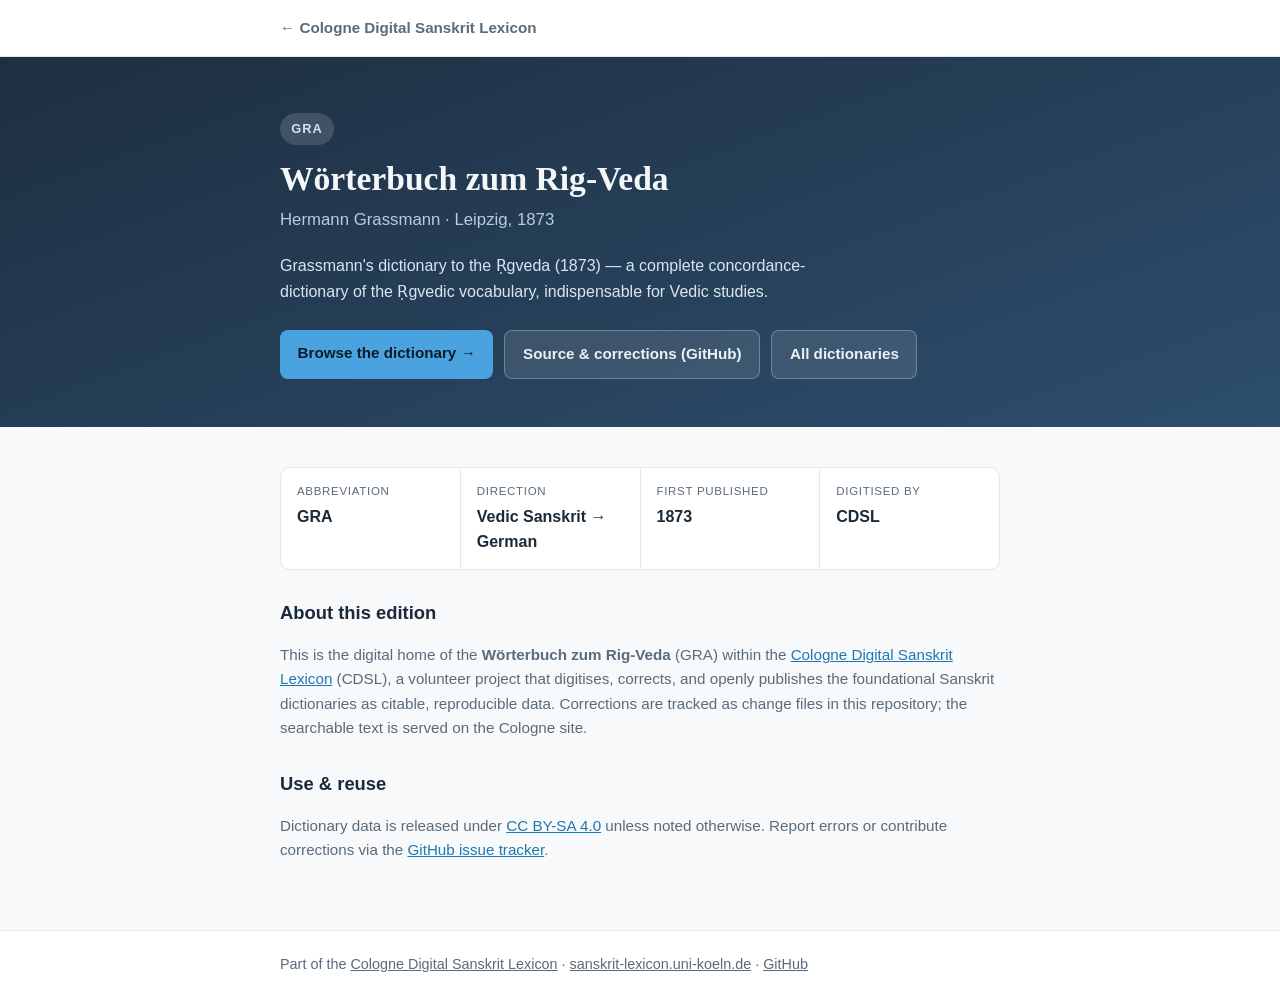
<file: index.html>
<!DOCTYPE html>
<html lang="en">
<head>
<meta charset="utf-8">
<meta name="viewport" content="width=device-width, initial-scale=1">
<title>Wörterbuch zum Rig-Veda (GRA) · Cologne Digital Sanskrit Lexicon</title>
<meta name="description" content="Grassmann&#x27;s dictionary to the Ṛgveda (1873) — a complete concordance-dictionary of the Ṛgvedic vocabulary, indispensable for Vedic studies.">
<link rel="canonical" href="https://sanskrit-lexicon.github.io/GRA/">
<meta name="theme-color" content="#1f78b4">
<meta name="author" content="Hermann Grassmann">
<meta name="robots" content="index,follow">
<meta property="og:type" content="website">
<meta property="og:site_name" content="Cologne Digital Sanskrit Lexicon">
<meta property="og:locale" content="en">
<meta property="og:title" content="Wörterbuch zum Rig-Veda (GRA)">
<meta property="og:description" content="Grassmann&#x27;s dictionary to the Ṛgveda (1873) — a complete concordance-dictionary of the Ṛgvedic vocabulary, indispensable for Vedic studies.">
<meta property="og:url" content="https://sanskrit-lexicon.github.io/GRA/">
<meta property="og:image" content="https://sanskrit-lexicon.github.io/cdsl-card.png">
<meta property="og:image:width" content="1200">
<meta property="og:image:height" content="630">
<meta property="og:image:alt" content="Cologne Digital Sanskrit Lexicon">
<meta name="twitter:card" content="summary_large_image">
<meta name="twitter:title" content="Wörterbuch zum Rig-Veda (GRA)">
<meta name="twitter:description" content="Grassmann&#x27;s dictionary to the Ṛgveda (1873) — a complete concordance-dictionary of the Ṛgvedic vocabulary, indispensable for Vedic studies.">
<meta name="twitter:image" content="https://sanskrit-lexicon.github.io/cdsl-card.png">
<script type="application/ld+json">
{"@context":"https://schema.org","@type":"Book","name":"Wörterbuch zum Rig-Veda","alternateName":"GRA","inLanguage":"sa","publisher":{"@type":"Organization","name":"Cologne Digital Sanskrit Lexicon"},"url":"https://sanskrit-lexicon.github.io/GRA/","isAccessibleForFree":true,"license":"https://creativecommons.org/licenses/by-sa/4.0/"}
</script>
<style>
  :root { --ink:#1b2a38; --muted:#5a6b7a; --accent:#1f78b4; --bg:#f7f9fb; --card:#fff; --line:#e2e8ee; }
  * { box-sizing:border-box; }
  html { -webkit-text-size-adjust:100%; }
  body { margin:0; font-family:-apple-system,BlinkMacSystemFont,"Segoe UI",Roboto,Helvetica,Arial,sans-serif;
    color:var(--ink); background:var(--bg); line-height:1.6; }
  a { color:var(--accent); }
  .wrap { max-width:760px; margin:0 auto; padding:0 20px; }
  header.top { border-bottom:1px solid var(--line); background:var(--card); }
  header.top .wrap { display:flex; align-items:center; gap:.5rem; height:56px; font-size:.95rem; }
  header.top a { color:var(--muted); text-decoration:none; font-weight:600; }
  .hero { background:linear-gradient(160deg,#1e2f40,#2d4e6e); color:#f4f7fa; padding:56px 0 48px; }
  .badge { display:inline-block; font-weight:700; letter-spacing:.08em; font-size:.8rem;
    background:rgba(255,255,255,.14); color:#cfe3f2; padding:.35rem .7rem; border-radius:999px; }
  .hero h1 { font-family:Georgia,"Times New Roman",serif; font-size:2.1rem; line-height:1.2; margin:.9rem 0 .5rem; }
  .hero .sub { color:#b7cddf; font-size:1.05rem; margin:0 0 1.2rem; }
  .hero p.desc { color:#dbe6f0; margin:0; max-width:62ch; }
  .cta { display:flex; flex-wrap:wrap; gap:.7rem; margin:1.6rem 0 0; }
  .btn { display:inline-block; padding:.7rem 1.1rem; border-radius:8px; text-decoration:none; font-weight:600; font-size:.95rem; }
  .btn.primary { background:#4aa3df; color:#0b1b28; }
  .btn.ghost { background:rgba(255,255,255,.10); color:#eaf2f8; border:1px solid rgba(255,255,255,.25); }
  main { padding:40px 0 20px; }
  .facts { display:grid; grid-template-columns:repeat(auto-fit,minmax(150px,1fr)); gap:1px;
    background:var(--line); border:1px solid var(--line); border-radius:10px; overflow:hidden; margin:0 0 28px; }
  .facts div { background:var(--card); padding:14px 16px; }
  .facts dt { font-size:.72rem; text-transform:uppercase; letter-spacing:.06em; color:var(--muted); }
  .facts dd { margin:.2rem 0 0; font-weight:600; }
  section h2 { font-size:1.15rem; margin:1.8rem 0 .5rem; }
  .note { color:var(--muted); font-size:.95rem; }
  footer { border-top:1px solid var(--line); background:var(--card); margin-top:32px; }
  footer .wrap { padding:22px 20px; color:var(--muted); font-size:.9rem; }
  footer a { color:var(--muted); }
  @media (max-width:520px) { .hero h1 { font-size:1.7rem; } }
</style>
</head>
<body>
<header class="top"><div class="wrap"><a href="https://sanskrit-lexicon.github.io/">← Cologne Digital Sanskrit Lexicon</a></div></header>
<div class="hero"><div class="wrap">
  <span class="badge">GRA</span>
  <h1>Wörterbuch zum Rig-Veda</h1>
  <p class="sub">Hermann Grassmann · Leipzig, 1873</p>
  <p class="desc">Grassmann's dictionary to the Ṛgveda (1873) — a complete concordance-dictionary of the Ṛgvedic vocabulary, indispensable for Vedic studies.</p>
  <div class="cta">
    <a class="btn primary" href="https://www.sanskrit-lexicon.uni-koeln.de/scans/GRAScan/2020/web/webtc/indexcaller.php">Browse the dictionary →</a>
    <a class="btn ghost" href="https://github.com/sanskrit-lexicon/GRA">Source &amp; corrections (GitHub)</a>
    <a class="btn ghost" href="https://sanskrit-lexicon.github.io/">All dictionaries</a>
  </div>
</div></div>
<main><div class="wrap">
  <dl class="facts">
    <div><dt>Abbreviation</dt><dd>GRA</dd></div>
    <div><dt>Direction</dt><dd>Vedic Sanskrit → German</dd></div>
    <div><dt>First published</dt><dd>1873</dd></div>
    <div><dt>Digitised by</dt><dd>CDSL</dd></div>
  </dl>
  <section>
    <h2>About this edition</h2>
    <p class="note">This is the digital home of the <strong>Wörterbuch zum Rig-Veda</strong> (GRA) within the
    <a href="https://www.sanskrit-lexicon.uni-koeln.de/">Cologne Digital Sanskrit Lexicon</a> (CDSL),
    a volunteer project that digitises, corrects, and openly publishes the foundational Sanskrit
    dictionaries as citable, reproducible data. Corrections are tracked as change files in this
    repository; the searchable text is served on the Cologne site.</p>
    <h2>Use &amp; reuse</h2>
    <p class="note">Dictionary data is released under
    <a href="https://creativecommons.org/licenses/by-sa/4.0/">CC BY-SA 4.0</a> unless noted otherwise.
    Report errors or contribute corrections via the
    <a href="https://github.com/sanskrit-lexicon/GRA/issues">GitHub issue tracker</a>.</p>
  </section>
</div></main>
<footer><div class="wrap">
  Part of the <a href="https://sanskrit-lexicon.github.io/">Cologne Digital Sanskrit Lexicon</a> ·
  <a href="https://www.sanskrit-lexicon.uni-koeln.de/">sanskrit-lexicon.uni-koeln.de</a> ·
  <a href="https://github.com/sanskrit-lexicon">GitHub</a>
</div></footer>
</body>
</html>
</file>
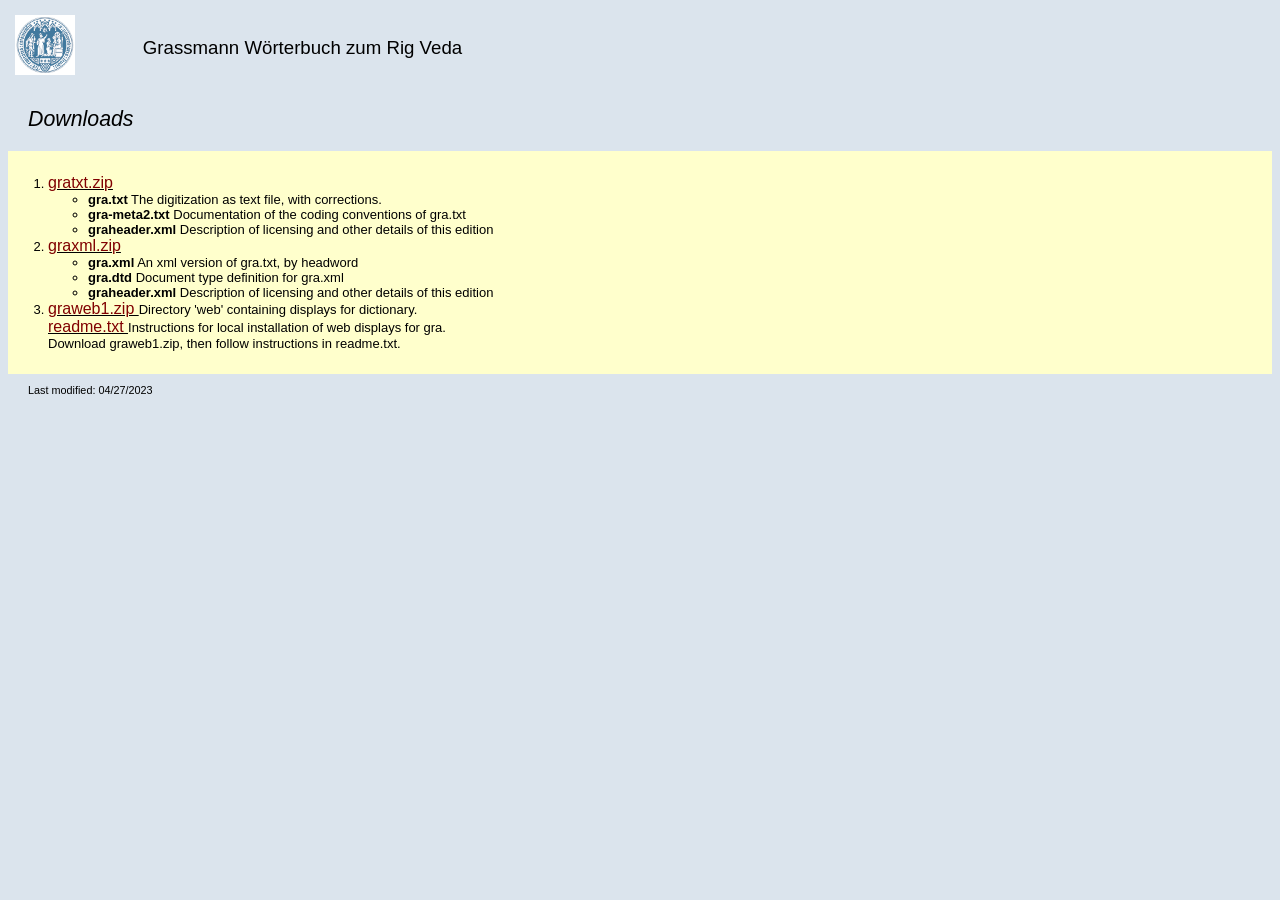
<file: vn/gra-dev/web/webtc/download.html>
<!DOCTYPE html>
<html>
 <head>
 <meta charset="UTF-8" />
 <title>Grassman Wörterbuch 1873 Download</title>
   <link rel="stylesheet" href="main.css" type="text/css">
<style>
body {
	color: black;
	background-color:  #DBE4ED;
	font-family: verdana,arial,helvetica,sansserif;
	font-size: small;
}
#purpose {
 background-color: #FFFFCC;
}
#header {
font-size:14pt;
}
.downloadItem {
  font-size: medium;
  color: maroon;
}
#footer {
 /*background-color: #FFCCCC;*/
 background-color:  #DBE4ED;
 font-size: smaller;
}
.Downloads {
 font-size:16pt;
 font-style:italic;
}
.title {
 font-size:14pt;
}
#purpose {
padding-bottom:10px;padding-top:10px;
}
</style>

 </head>
<body>
<div id="header">
 <table width="100%"> 
  <tr><td width="10%">
   <a href="//www.sanskrit-lexicon.uni-koeln.de/"
		style="background-color:#DBE4ED">
   <img id="unilogo" src="../images/cologne_univ_seal.gif"
     alt="University of Cologne" width="60" height="60" 
     title="Cologne Sanskrit Lexicon"/>
   </a>
   </td>
   <td>
  <span class="title">Grassmann Wörterbuch zum Rig Veda</span>
   </td>
  </tr>
 </table>
 
  <p>
     <span class="Downloads">Downloads</span>  
 </p>
</div>
<div id="purpose">
<ol>
 <li><!--<a href='//www.sanskrit-lexicon.uni-koeln.de/scans/GRAScan/2020/downloads/gratxt.zip'><span class='downloadItem'>gratxt.zip</span></a> -->
     <a href='../../downloads/gratxt.zip'><span class='downloadItem'>gratxt.zip</span></a>
     <span class='downloadDef'>
      <ul>
       <!--
       <li><b>gra_orig.txt</b> Original digitization.</li>
       <li><b>gra_orig_utf8.txt</b> Digitization in utf-8 encoding.</li>
       -->
       <li><b>gra.txt</b> The digitization as text file, with corrections. </li>
       <li><b>gra-meta2.txt</b> Documentation of the coding conventions of gra.txt</li>
       <li><b>graheader.xml</b> Description of licensing and other details of this edition</li>
       <!--
       <li><b>CDSL.pdf</b> Description of Sanskrit-Lexicon project</li>
       -->
      </ul>
     </span>
 </li>
 <!--
 <li><a href='//www.sanskrit-lexicon.uni-koeln.de/scans/GRAScan/2020/downloads/gra_bookmark.pdf'><span class='downloadItem'>gra_bookmark.pdf (right-click 'save as' to download)</span></a> 
     <a href='//www.sanskrit-lexicon.uni-koeln.de/scans/GRAScan/2020/downloads/gra_bookmark.pdf'><span class='downloadItem'>gra_bookmark.pdf (right-click 'save as' to download)</span></a>
     <span class='downloadDef'> Scanned images</span>
 </li>
-->
 <li><!--<a href='//www.sanskrit-lexicon.uni-koeln.de/scans/GRAScan/2020/downloads/graxml.zip'><span class='downloadItem'>graxml.zip</span></a> -->
   <a href='../../downloads/graxml.zip'><span class='downloadItem'>graxml.zip</span></a>
     <span class='downloadDef'>
      <ul>
       <li><b>gra.xml</b> An xml version of gra.txt, by headword </li>
       <li><b>gra.dtd</b> Document type definition for gra.xml</li>
       <li><b>graheader.xml</b> Description of licensing and other details of this edition</li>
     </ul>
     </span>
 </li>

<li>
 <a href='../../downloads/graweb1.zip'><span class='downloadItem'>graweb1.zip </span></a>
  Directory 'web' containing displays for dictionary.
  <br/>
  <a href='../readme.txt'><span class='downloadItem'>readme.txt </span></a>
  Instructions for local installation of web displays for gra.
  <br/>Download graweb1.zip, then follow instructions in readme.txt.
</li>


</ol>

</div>
<div id="footer"> <!-- 12/20/2017 -->
 <p>Last modified: 04/27/2023</p>
</div>
</body>
</html>
</file>
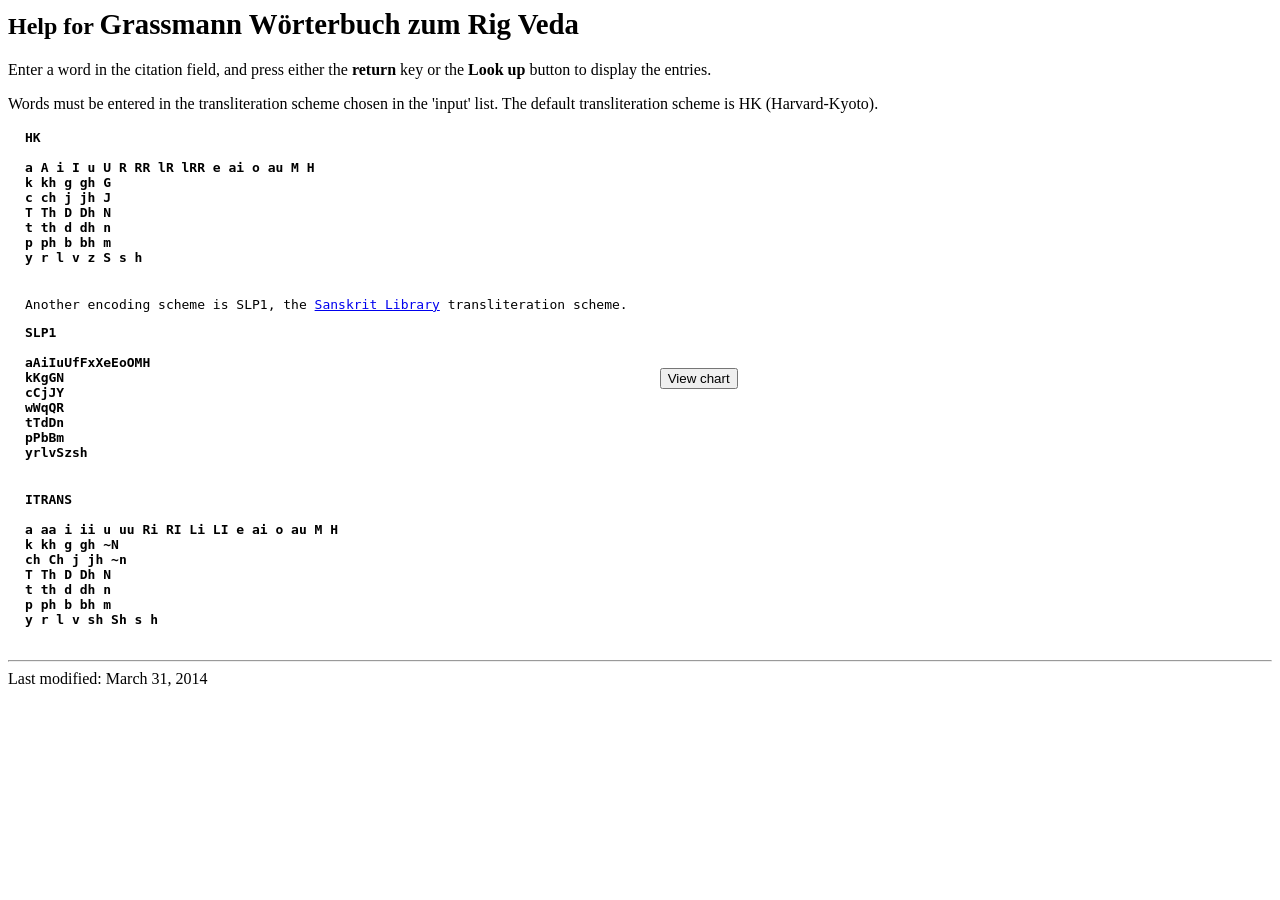
<file: vn/gra-dev/web/webtc/help.html>
<!DOCTYPE HTML PUBLIC "-//W3C//DTD HTML 4.01 Transitional//EN">
<html>
<head>
<title>GRA Help</title>
<meta http-equiv="Content-Type" content="text/html; charset=UTF-8">
<script language="JavaScript" type="text/javascript">

function encodingHelp() {
  var popup = window.open("../images/encoding.gif", "encoding",
              "status=no, width=389, height=466");
}
</script>
</head>
<body>


<h2>Help for <b><span style='font-size:larger'>Grassmann Wörterbuch zum Rig Veda</span></b></h2>
<p>Enter a word in the citation field, and press either the 
<strong>return</strong> key 
or the <strong>Look up </strong>button to display the entries.</p>

<p>Words must be entered in the transliteration scheme chosen in the 'input' list. The default transliteration scheme is HK (Harvard-Kyoto).

<table cellpadding="15">
<tbody>
<tr>
<td><tt>
<b><strong>HK</strong>
<br>
<br>a A i I u U R RR lR lRR e ai o au M H
<br>k kh g gh G
<br>c ch j jh J
<br>T Th D Dh N
<br>t th d dh n
<br>p ph b bh m
<br>y r l v z S s h
</b></tt></td>
</tr>

<tr>
<td><tt>
Another encoding scheme is SLP1, the 
<a href="//www.sanskritlibrary.org">
 Sanskrit Library</a> transliteration scheme.</p>
<b><strong>SLP1</strong>
<br>
<br>aAiIuUfFxXeEoOMH 
<br>kKgGN 
<br>cCjJY 
<br>wWqQR 
<br>tTdDn 
<br>pPbBm 
<br>yrlvSzsh</b></tt></td>
<td>
<button onclick="encodingHelp()" type="button">View chart</button>
</td>
</tr>
<tr>
<td><tt>
<b><strong>ITRANS</strong>
<br>
<br>a aa i ii u uu Ri RI Li LI e ai o au M H
<br>k kh g gh ~N
<br>ch Ch j jh ~n
<br>T Th D Dh N
<br>t th d dh n
<br>p ph b bh m
<br>y r l v sh Sh s h
</b></tt></td>
</tr>
</tbody></table>

<hr>
Last modified: March 31, 2014
</body>
</html>
</file>
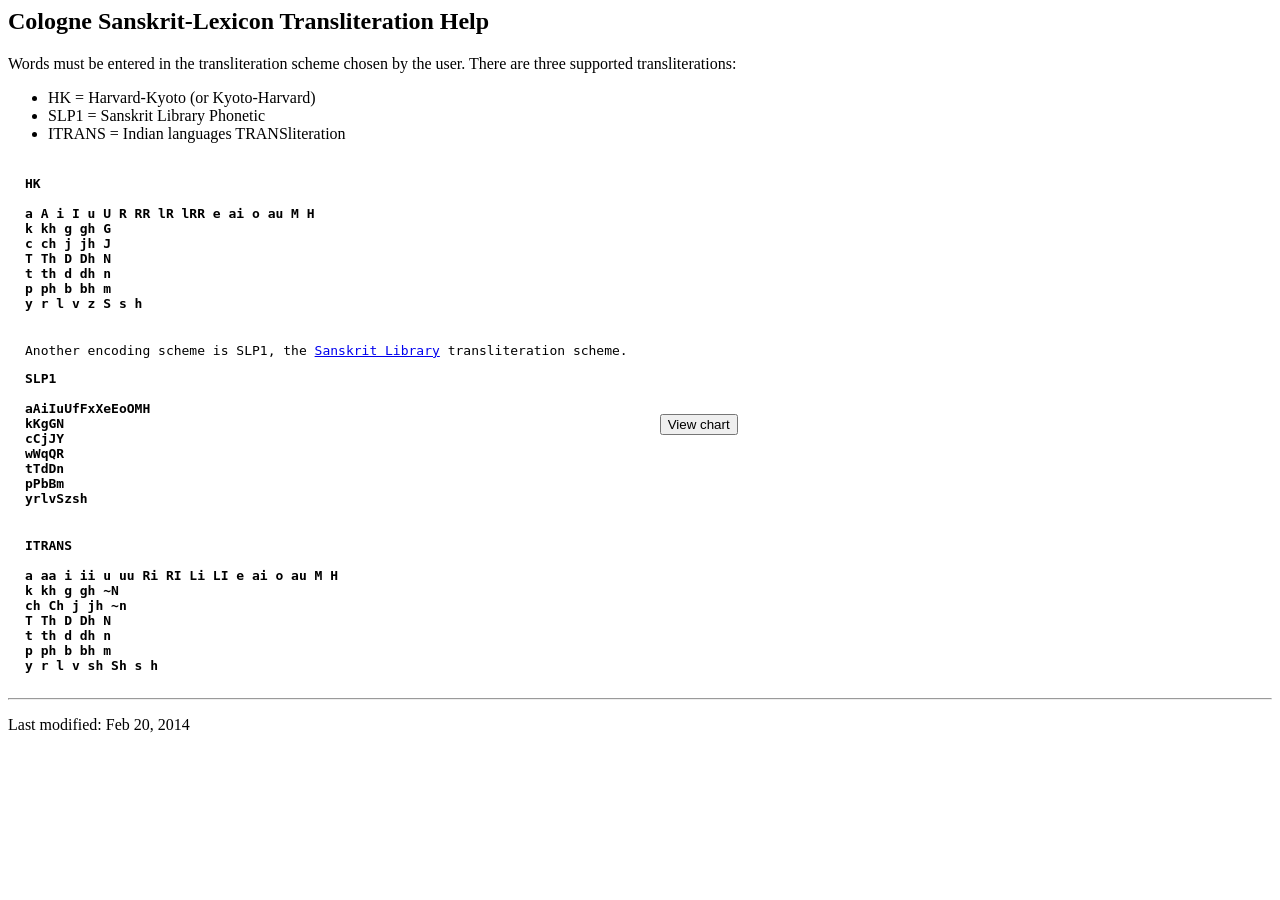
<file: vn/gra-dev/web/webtc/translithelp.html>
<!DOCTYPE HTML PUBLIC "-//W3C//DTD HTML 4.01 Transitional//EN">
<html>
<head>
<title>Transliteration Help</title>
<meta http-equiv="Content-Type" content="text/html; charset=iso-8859-1">
<script language="JavaScript" type="text/javascript">
<!-- hide

function encodingHelp() {
  var popup = window.open("../images/encoding.gif", "encoding",
              "status=no, width=389, height=466");
}

// end hide -->
    </script>
</head>
<body>
<h2>Cologne Sanskrit-Lexicon Transliteration Help</h2>

<p>Words must be entered in the transliteration scheme chosen by the user.
There are three supported transliterations: 
<ul><li>HK = Harvard-Kyoto (or Kyoto-Harvard)</li>
    <li>SLP1 = Sanskrit Library Phonetic </li>
    <li>ITRANS = Indian languages TRANSliteration</li>
</ul>

<table cellpadding="15">
<tbody>
<tr>
<td><tt>
<b><strong>HK</strong>
<br>
<br>a A i I u U R RR lR lRR e ai o au M H
<br>k kh g gh G
<br>c ch j jh J
<br>T Th D Dh N
<br>t th d dh n
<br>p ph b bh m
<br>y r l v z S s h
</b></tt></td>
</tr>

<tr>
<td><tt>
Another encoding scheme is SLP1, the 
<a href="//www.sanskritlibrary.org">
 Sanskrit Library</a> transliteration scheme.</p>
<b><strong>SLP1</strong>
<br>
<br>aAiIuUfFxXeEoOMH 
<br>kKgGN 
<br>cCjJY 
<br>wWqQR 
<br>tTdDn 
<br>pPbBm 
<br>yrlvSzsh</b></tt></td>
<td>
<button onclick="encodingHelp()" type="button">View chart</button>
</td>
</tr>
<tr>
<td><tt>
<b><strong>ITRANS</strong>
<br>
<br>a aa i ii u uu Ri RI Li LI e ai o au M H
<br>k kh g gh ~N
<br>ch Ch j jh ~n
<br>T Th D Dh N
<br>t th d dh n
<br>p ph b bh m
<br>y r l v sh Sh s h
</b></tt></td>
</tr>
</tbody></table>

<hr/>
<div id="footer">

 <p>Last modified: Feb 20, 2014 </p>
</div>

</body>
</html>
</file>
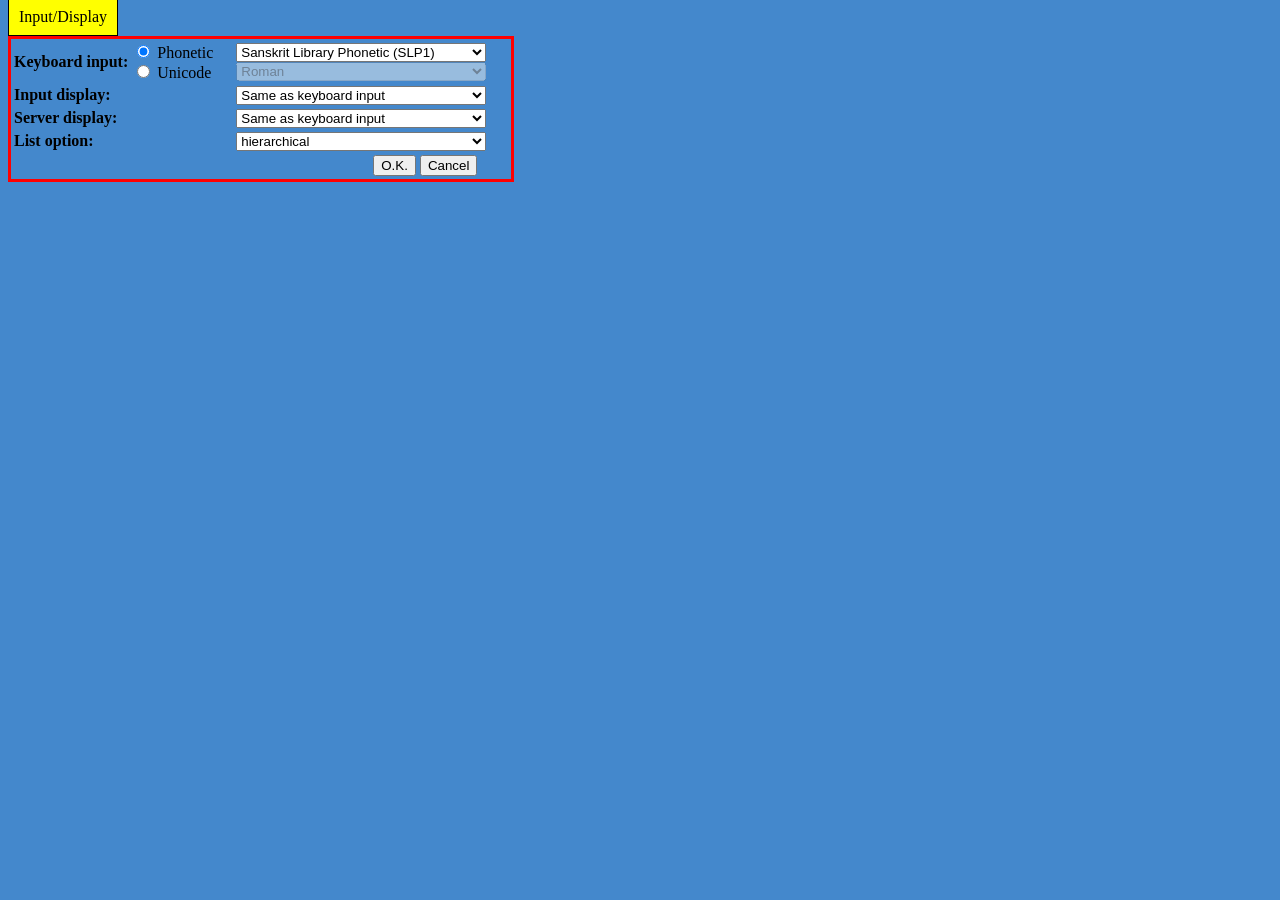
<file: vn/gra-dev/web/webtc1/preferences.htm>
<!DOCTYPE html PUBLIC "-//W3C//DTD XHTML 1.0 Transitional//EN" "//www.w3.org/TR/xhtml1/DTD/xhtml1-transitional.dtd">
<!-- ejf Oct 8, 2012. CHanged 'VKI_x' to 'VKI.x' -->

<html xmlns="//www.w3.org/1999/xhtml">
<head>
 <title>Input/Display Preferences</title>
 <style type='text/css'>
  body {background-color: #4488CC;}
   table#keyboardOptions td.col1 {vertical-align: top; width: 100px; font-weight:bold}
   table#keyboardOptions td.col2 {vertical-align: top; width: 100px}
   table#keyboardOptions td.col3 {}
   table#keyboardOptions td.buttonSpacer {width:125px}

   #divTabBar
   {
    margin-bottom: 10px;
   }
      
   #displayTab
   {
    border: 1px solid black;
    padding: 10px;
    background-color: yellow;
    cursor: pointer;
   }

   #sourceTab
   {
    border: 1px solid black;
    padding: 10px;
    background-color: white;
    cursor: pointer;
   }

   #accentTab
   {
    border: 1px solid black;
    padding: 10px;
    background-color: white;
    cursor: pointer;
   }

   .divSourceOption
   {
    position: relative;
    background-color: yellow;
    float:left;
    width:40px;
    height:30px;
    border: 1px solid black;
    text-align: center;
    cursor: pointer;
   }
   
   #divInputDisplay
   {
    display:block;
   }

   #divSourceType
   {
    display: none;
    height:300px;
    width: 600px;
    background-color: white;
   }   

   #divAccentType
   {
    display: none;
    height:300px;
    width: 600px;
    background-color: white;
   }   

   #divSources
   {
    width: auto;
   }
      
   #divActual
   {
    width: auto;
   }
   
   #btnClear
   {
    clear: both;
   }
 </style>
<!--ejf<script type="text/javascript" src="//ajax.googleapis.com/ajax/libs/jquery/1.3.1/jquery.min.js"></script>-->
 <script type="text/javascript" src="../js/jquery.min.js"></script>
 <script type='text/javascript'>
var backupStateTable = {};  // so that state can be restored if user hits cancel.
var kt = null;
   $(function(){
var sources = [
 {value: "R", text:"Ramopakhyana"},
 {value:"MW", text:"Monier Williams"},
 {value:"B", text:"Bohtlingk"},
 {value:"Huet", text:"Gerard Huet's dictionary"},
 {value:"PW", text:"The great St. Petersburg lexicon of Bohtlingk and Roth"},
 {value:"pw", text:"The small St. Petersburg lexicon of Bohtlingk and Roth"},
 {value:"L", text:"Indigenous Indian lexical sources"},
 {value:"V", text:"Vacaspatyam"},
 {value:"SKD", text:"Sabdakalpadruma"},
 {value:"A", text:"Apte"},
 {value:"W", text:"Wilson"},
 {value:"M", text:"Macdonell"},
 {value:"T", text:"Turner"}
];
 // tabs
 var $displayTab = $("#displayTab");
 var $sourceTab = $("#sourceTab");
 var $accentTab = $("#accentTab");
 
 // div panels
 var $inputDisplay = $("#divInputDisplay");
 var $sourceType = $("#divSourceType");
 var $accentType = $("#divAccentType");
 
 // sub divs of divSourceType
 var $options = $("#divSources");
 var $actual = $("#divActual");

 // set click event handler for "Input/Display" tab
 $displayTab.click(function()
  {
   $sourceType.css({display:"none"}); 
   $inputDisplay.css({display:"block"});
   $accentType.css({display:"none"}); 

   $displayTab.css({"background-color": "yellow"});
   $sourceTab.css({"background-color": "white"});
   $accentTab.css({"background-color": "white"});
  });
  
 // set click event handler for "Sources" tab 
 $sourceTab.click(function()
  {
   $sourceType.css({display:"block"}); 
   $inputDisplay.css({display:"none"});
   $accentType.css({display:"none"}); 
   $displayTab.css({"background-color": "white"});
   $sourceTab.css({"background-color": "yellow"});
   $accentTab.css({"background-color": "white"});
  });


 // set click event handler for "Accents" tab 
 $accentTab.click(function()
  {
   $inputDisplay.css({display:"none"});
   $sourceType.css({display:"none"});
   $accentType.css({display:"block"}); 
   $displayTab.css({"background-color": "white"});
   $sourceTab.css({"background-color": "white"});
   $accentTab.css({"background-color": "yellow"});
  });

 // Initialize divSourceType using sources array
 var tabNames = opener.VKI.state["tabNames"].split("!");
 for (var i=0; i<sources.length; i++)
 {
  var value = sources[i].value;
  var text = sources[i].text;    
  var $divOption = $("<div class='divSourceOption' id='divIcon" + i + "' title='" + text + "'>" + value + "</div>");
  $divOption.click(function(){
   var $currentTab = $(this);
   var text = $currentTab.text();
   
   // add new tab while reconstructing tabNames cookie
   var tabNames = "";
   var $kids = $actual.children();
   var delim = "";
   for (var j=0; j<$kids.length; j++)
   {
    $kid = $($kids[j]);
    var s = $kid.text();
    if (!s || s.length == 0)
    {
     $kid.text(text);
     tabNames += delim + text;
     break;
    }
    else
    {
     tabNames += delim + s;
     delim = "!";
    }
   }
   opener.createCookie("tabNames", tabNames, 365);     
  });  
  $options.append($divOption);
  
  // initialize from cookie and add click handler to actual tab slot
  var actvalue = "";
  if (i < tabNames.length)
   actvalue = tabNames[i];
   
  var $divActual = $("<div class='divSourceOption' id='divTab" + i + "'>" + actvalue + "</div>");
  $actual.append($divActual);
 }

 // Set handler for clear button
 $("#btnClear").click(function(e)
  {
   $tabs = $actual.children();
   for (var i=0; i<$tabs.length; i++)
   {
    $($tabs[i]).text("");
   }
   opener.createCookie("tabNames", "", 365);  // reset the cookie
   e.preventDefault();
  }); 

  // initialize actual tab names from the "tabNames" cookie.
  val = opener.VKI.state["tabNames"];
  if (val)
  {
   tabNames = val.split("!");

   $tabs = $actual.children();
   
   for (var i=0; i<tabNames.length; i++)
   { 
    $($tabs[i]).text(tabNames[i]);
   }
  }

  $("#divAccentChoices input").click(function()
   {
    opener.createCookie("sAccent", this.value, 365);
   });
 
  initInputDisplay(true); // initialize the tab that sets input/display options ejf
});
      
function toggleSelections(id1, id2, val)
{
 $(id1)[0].disabled = false;
 $(id2)[0].disabled = true;
 $('#sViewAs')[0].disabled = !val;
 $('#sServerOptions')[0].disabled = !val;
 updateCookies();
 initInputDisplay(false); // ejf
}

// radio button functions from //www.somacon.com/p143.php   
function getCheckedValue(radioObj) 
{
 if(!radioObj)
  return "";
 var radioLength = radioObj.length;
 if(radioLength == undefined)
 {
  if(radioObj.checked)
   return radioObj.value;
  else
   return "";
 }
    
 for(var i = 0; i < radioLength; i++) 
 {
  if(radioObj[i].checked) 
  {
   return radioObj[i].value;
  }
 }
 
 return "";
}
   
   
function setCheckedValue(radioObj, newValue) 
{
 if(!radioObj)
  return;
 var radioLength = radioObj.length;
 if(radioLength == undefined) 
 {
  radioObj.checked = (radioObj.value == newValue.toString());
  return;
 }
 
 for(var i = 0; i < radioLength; i++) 
 {
  radioObj[i].checked = false;
  if(radioObj[i].value == newValue.toString()) 
  {
   radioObj[i].checked = true;
  }
 }
}
   
// based on getCheckedValue above
function getSelectedValue(selObj) 
{
 if(!selObj)
  return "";
 var selLength = selObj.length;
 if(selLength == undefined)
 {
  if(selObj.checked)
   return selObj.value;
  else
   return "";
 }
    
 for(var i = 0; i < selLength; i++) 
 {
  if(selObj[i].selected) 
  {
   return selObj[i].value;
  }
 }
 
 return "";
}


function setSelectedValue(selObj, newValue) 
{
 if(!selObj)
  return;
 var selLength = selObj.length;
 if(selLength == undefined) 
 {
  selObj.selected = (selObj.value == newValue.toString());
  return;
 }
 for(var i = 0; i < selLength; i++) 
 {
  selObj[i].selected = false;
  if(selObj[i].value == newValue.toString()) 
  {
   selObj[i].selected = true;
  }
 }
  
}

function updateCookies()
{

 var kbtype = null;
 var val = getCheckedValue(document.forms['formPreferences'].elements['inputType']);     
 kbtype = val;
 opener.createCookie("inputType", val, 365);    
 val = getSelectedValue($('#sPhoneticInput')[0]);
 opener.createCookie("phoneticInput", val, 365);
 if (val != opener.currentKeyMap)
  opener.setKeyMapping(val);
 if (kbtype=="phonetic")
 { 
  if (val != opener.VKI.kt)
   opener.VKI.buildKeyboardInputs(val);
 }

 val = getSelectedValue($('#sUnicodeInput')[0]);
 opener.createCookie("unicodeInput", val, 365);

 if (kbtype=="unicode")
 {
  if (val != opener.VKI.kt)
   opener.VKI.buildKeyboardInputs(val);     
  switch (val)
  {
   case "trnRoman": val = "roman"; break;
   case "devInscript": val = "deva"; break;
   case "devQWERTY": val = "deva"; break;
   case "telInscript": val = "telugu"; break;
  }
  setSelectedValue($("sViewAs"), val);
  setSelectedValue($("sServerOptions"), val);
  opener.createCookie("viewAs", val, 365);
  opener.createCookie("serverOptions", val, 365);    
 }
 else
 {    
  val = getSelectedValue($('#sViewAs')[0]);
  if (kbtype == "phonetic")
   opener.VKI.viewAs = val;
  else
   opener.VKI.viewAs = null;     
  opener.createCookie("viewAs", val, 365);
    
  opener.VKI.passThrough = val == "phonetic";    

  val = getSelectedValue($('#sServerOptions')[0]);
  opener.createCookie("serverOptions", val, 365);    
 }
 val = getSelectedValue($('#sListOptions')[0]);
 opener.createCookie("listOptions", val, 365);    
 
 val = getSelectedValue($('#sAccess')[0]);
 opener.createCookie("sAccess", val, 365);
}
   
function backupState()
{
 for (var key in opener.VKI.state)
 {
  backupStateTable[key] = opener.VKI.state[key];
 }
}
   
   
function restoreState()
{
 for (var key in backupStateTable)
 {
  opener.VKI.state[key] = backupStateTable[key];
 }
    
 opener.setCookies(backupStateTable);
}
//ejf function initInputDisplay() 
 function initInputDisplay(backupFlag) 
 {
  var type = null;
  if(backupFlag) {backupState();} //ejf
  var val = opener.VKI.state["inputType"];
  if (val)
  {
   type = val;
   setCheckedValue(document.forms['formPreferences'].elements['inputType'], val);
   if (val == "phonetic")
   {
    $("#sUnicodeInput")[0].disabled = true;
    $("#sPhoneticInput")[0].disabled = false;      
    $("#sViewAs")[0].disabled = false;
    $("#sServerOptions")[0].disabled = false;      
    $("#sServerOptions")[0].disabled = false; // ejf Nov 1, 2012    
    //$("#sServerOptions")[0].disabled = true; // ejf Dec 3, 2010 For Cologne    
   }
   else if (val == "unicode")
   {
    $("#sUnicodeInput")[0].disabled = false;
    $("#sPhoneticInput")[0].disabled = true;      
    $("#sViewAs")[0].disabled = true;
    $("#sServerOptions")[0].disabled = true;      
   }          
  }     

  val = opener.VKI.state["phoneticInput"];
  if (val)
  {
   setSelectedValue($('#sPhoneticInput')[0], val);     
   opener.setKeyMapping(val);
  }
  if (type == "phonetic")
    kt = val;

  val = opener.VKI.state["unicodeInput"];
  if (val)    
   setSelectedValue($('#sUnicodeInput')[0], val);     
  if (type == "unicode")
    kt = val;

  val = opener.VKI.state["viewAs"];
  opener.VKI.viewAs = null;
  if (val)
  {
   setSelectedValue($('#sViewAs')[0], val);     
   if (type == "phonetic")
    opener.VKI.viewAs = val;
  }

  val = opener.VKI.state["serverOptions"];
  if (val)
   setSelectedValue($('#sServerOptions')[0], val);     

  val = opener.VKI.state["sAccent"];
  setCheckedValue(document.forms['formPreferences'].elements['sAccent'], val);

  opener.VKI.buildKeyboardInputs(kt);
    
  val = opener.VKI.state["listOptions"];
  // alert ("dbg: listOptions = '" + val + "'");
  if (val) {setSelectedValue($('#sListOptions')[0], val); }
 }
   
 function cancel()
 {
  restoreState();
  opener.VKI.buildKeyboardInputs(kt);
  okBtn();
 }   
 function okBtn()
 // ejf. Communicate the changes to transcoderField;
 // transcoderChange function currently in main.js. (Oct 16, 2012)
 {
  // perhaps this should be set as attribute of VKI ?
  //alert('calling transcoderChange');
  opener.VKI.transcoderInit(); 
  window.close();
 }   
 </script>
</head>

<body>
<form id='formPreferences' name='formPreferences'>
 <div id='divTabBar'>
<!-- ejf
  <span id='displayTab'>Input/Display</span><span id='sourceTab'>Sources</span><span id='accentTab'>Accents</span>
-->
  <span id='displayTab'>Input/Display</span><span id='sourceTab' style='visibility:hidden;'>Sources</span><span id='accentTab' style='visibility:hidden;'>Accents</span>
 </div>
 <div id='divInputDisplay' style='width:500px; border:3px solid red;'>
  <table id='keyboardOptions' style="width:800px">
   <tr>
    <td class="col1" style="vertical-align:middle">
     Keyboard&nbsp;input:
    </td>
    <td class="col2">
     <input value='phonetic' type='radio' name='inputType' onclick="toggleSelections('#sPhoneticInput', '#sUnicodeInput', true)" checked='checked'/> 
     <label for='rInputSensitive'>Phonetic</label><br />
     <input value='unicode' type='radio' name='inputType' onclick="toggleSelections('#sUnicodeInput', '#sPhoneticInput', false)"/>
     <label for='rInputUnicode'>Unicode</label>
    </td>
    <td class="col3" colspan="2">
     <select id='sPhoneticInput' name='sPhoneticInput' style="width: 250px" onchange='updateCookies()'>
       <!-- ejf reordered for Cologne -->
      <option id='optHKInput' value='hk'>Kyoto-Harvard (KH)</option>
      <option id='optSLP1Input' value='slp1' selected='selected'>Sanskrit Library Phonetic (SLP1)</option>
      <option id='optITransInput' value='it'>Indian Language Transliteration (ITrans)</option>
      <option id='optWXInput' value='wx'>Hyderabad-Tirupati (WX)</option>
      <!-- ejf <option id='optVelthuisInput' value='vt' disabled='disabled'>Velthuis (VT)</option> -->
      <!-- ejf <option id='optVedatype' value='vedatype'>Vedatype</option> -->
     </select><br />
     <!--ejf <select id='sUnicodeInput' name='sUnicodeInput' disabled='disabled' style="width: 250px" onchange='updateCookies()'>-->
     <select id='sUnicodeInput' name='sUnicodeInput' disabled='disabled' style="width: 250px" onchange='updateCookies();initInputDisplay(false);'>
      <option id='optRoman' value='trnRoman' selected='selected'>Roman</option>
      <option id='optDevanagariINSCRIPT' value='devInscript'>Devanagari INSCRIPT</option>
      <option id='optDevanagariPhonetic' value='devQWERTY'>Devanagari QWERTY</option>
      <!-- ejf <option id='optTeluguINSCRIPT' value='telInscript'>Telugu INSCRIPT</option> -->
     </select><br/>  
    </td>
   </tr>
   <tr id='trViewAs'>
    <td class="col1">
     Input&nbsp;display:
    </td>
    <td class="col2">&nbsp;</td>
    <td class="col3" colspan="2">
     <select id='sViewAs' style="width: 250px" onchange='updateCookies()'>
      <option id='optViewPhonetic' value='phonetic'>Same as keyboard input</option>
      <option id='optViewRomanization' value='roman'>Standard Romanization</option>
      <option id='optViewDevanagari' value='deva'>Devanagari</option>
      <!-- ejf <option id='optViewTelugu' value='telugu'>Telugu</option> -->
     </select>  
    </td>   
   </tr>
<!-- ejf: the old row is made invisible; the 'sServerOptions' element is required in keyboard.js
   <tr id='trServerDisplay' style='visibility:hidden;height:1px;position:absolute;right:-1px;'>
-->
   <tr id='trServerDisplay' > <!-- ejf will make selection always disabled on Cologne Dec 3, 2010-->
    <td class="col1">
     <!-- <span style='color: #555555'>Server&nbsp;display: </span> -->
     <span>Server&nbsp;display: </span>
    </td>
    <td class="col2">&nbsp;</td>
    <td class="col3" colspan="2">
     <select id='sServerOptions' name='sServerOptions' style="width: 250px" onchange='updateCookies()'>
      <option id='optServerInput' value='phonetic' selected='selected'>Same as keyboard input</option>
      <option id='optServerRoman' value='roman'>Standard Romanization</option>
      <option id='optServerDevanagari' value='deva'>Devanagari</option>
      <!-- ejf omit on Cologne <option id='optServerTelugu' value='telugu'>Telugu</option>   -->
     </select>
    </td>
   </tr>
      <tr id='trListOption'> <!-- ejf: for Cologne, Monier Williams Display -->
    <td class="col1">
     <span>List&nbsp;option: </span>
    </td>
    <td class="col2">&nbsp;</td>
    <td class="col3" colspan="2">
     <select id='sListOptions' name='sListOptions' style="width: 250px" onchange='updateCookies()'>
      <option id='optListHierarchical' value='hierarchical' selected='selected'>hierarchical</option>
<!--
      <option id='optServerAlphabetical' value='alphabetical'>alphabetical</option>
-->
     </select>
    
   </tr>
   <tr>
    <td class="col1">&nbsp;</td>
    <td class="col2">&nbsp;</td>
    <td class="buttonSpacer">&nbsp;</td>
    <td>&nbsp;
    <!--
     <input type='button' value='O.K.' onclick='window.close()' />
    -->
     <input type='button' value='O.K.' onclick='okBtn();' />
     <input type='button' value='Cancel' onclick='cancel();' />
    </td>
   </tr>
  </table>
 </div>

 <div id='divSourceType' style='border:3px solid yellow'>
  <p style='width:400px'>You can build your own source tab bar. Click on a tab in upper row
and that tab will appear in the next available spot in the lower row. Click the clear button to clear the lower row to start again</p>
  <p style='margin-bottom:0px'><b>All possible sources</b></p>
  <div id='divSources'></div>
  <p>&nbsp;</p>
  <p style='margin-top:30px; margin-bottom:0px'><b>Actual sources</b></p>
  <div id='divActual'></div>
  <p>&nbsp;</p>
  <button id='btnClear'>Clear</button>
 </div> 
 
 <div id='divAccentType' style='border:3px solid yellow'>
  <div id='divAccentChoices' style="margin-left:15px;margin-top:15px;font-size:20px">
   <input type='radio' name='sAccent' value='stdd' checked='checked'/>Standard devanagari<br/>
   <input type='radio' name='sAccent' value='saka'/>&#x015b;&#x0101;kalasa&#x1e43;hit&#x0101; of the &#x1e5b;gveda<br/>
   <input type='radio' name='sAccent' value='vaja'/>v&#x0101;jasaneyisa&#x1e43;hit&#x0101; of the &#x015b;uklayajurveda<br/>
   <input type='radio' name='sAccent' value='mait'/>maitr&#x0101;ya&#x1e47;&#x012b;sa&#x1e43;hit&#x0101; of the k&#x1e5b;&#x1e63;&#x1e47;ayajurveda and the Kashmiri mss. of #2<br/>
   <input type='radio' name='sAccent' value='kath'/>k&#x0101;&#x1e6d;hakasa&#x1e43;hit&#x0101; of the k&#x1e5b;&#x1e63;&#x1e47;ayajurveda<br/>
   <input type='radio' name='sAccent' value='paip'/>paippal&#x0101;dasa&#x1e43;hit&#x0101; of the atharveda<br/>
   <input type='radio' name='sAccent' value='sama'/>s&#x0101;maveda sa&#x1e43;hita in the kauthuma &#x015b;akh&#x0101;<br/>
   <input type='radio' name='sAccent' value='tait'/>taittir&#x012b;yasa&#x1e43;hit&#x0101; of the k&#x1e5b;&#x1e63;&#x1e47;ayajurveda<br/>
   <input type='radio' name='sAccent' value='atap'/>&#x015b;atapathabr&#x0101;hama&#x1e47;a<br/>
  </div>
 </div>
</form>  
</body>
</html>
</file>
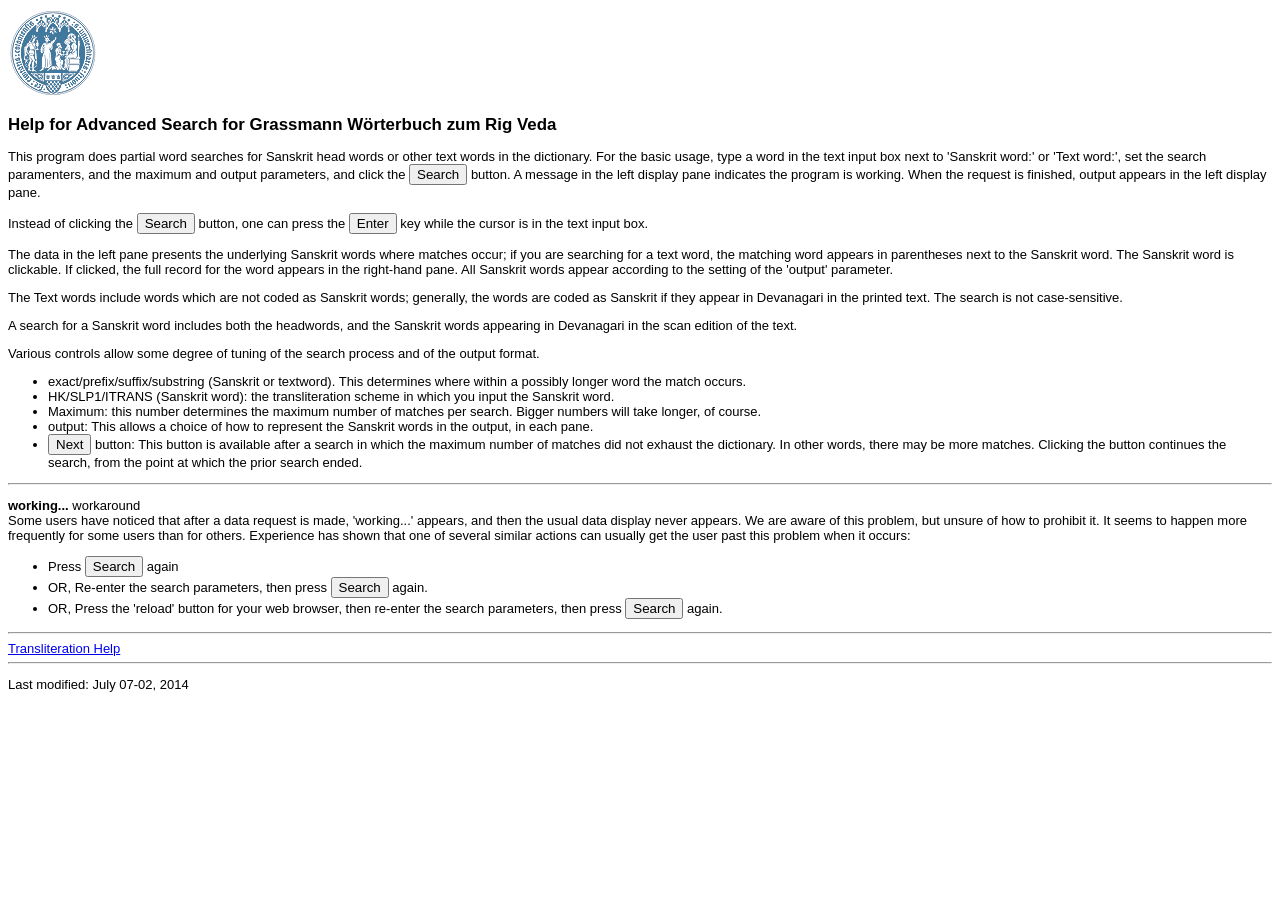
<file: vn/gra-dev/web/webtc2/help.html>
<!DOCTYPE html PUBLIC "-//W3C//DTD XHTML 1.0 Strict//EN"
   "//www.w3.org/TR/xhtml1/DTD/xhtml1-strict.dtd">
<html xmlns="//www.w3.org/1999/xhtml" lang="en" xml:lang="en">
  <head>
    <meta http-equiv="Content-Type" content="text/html; charset=UTF-8" />
    <title>GRA Advanced Search Help</title>
    <link rel="stylesheet" type="text/css" href="main.css" media="screen" />
  </head>
  <style type="text/css">
  body {
  text-align: left;
  }
  </style>
<body>
<div id="head">
  <a href="//www.sanskrit-lexicon.uni-koeln.de/">
  <img id="unilogo" src="../images/cologne_univ_seal.gif"
   alt="University of Cologne" title="Cologne Sanskrit-Lexicon"/>
  </a>
</div>

<div id="help">
 <h2>Help for Advanced Search for Grassmann Wörterbuch zum Rig Veda</h2>
<p> This program does partial word searches for Sanskrit head words or
 other text words in
 the dictionary. For the basic usage, type a word in the 
 text input box next to 'Sanskrit word:' or 'Text word:',
 set the search paramenters, and the maximum and output parameters,
 and click the <input type="button" value="Search" />  button.
A message in the left display pane
indicates the program is working.  When the request is finished, output
appears in the left display pane.
</p>
<p> Instead of clicking the <input type="button" value="Search" />  button,
  one can press the <input type="button" value="Enter" />  key while the
  cursor is in the text input box.  
</p>
<p> The data in the left pane presents the underlying Sanskrit words where
  matches occur;
 if you are searching for a text word, the matching word appears in
 parentheses next to the Sanskrit word. The Sanskrit word is clickable.
If clicked, the full record for the word appears in the right-hand pane.
All Sanskrit words appear according to the setting of the 'output' 
parameter.  
</p>
<p>
The Text words include words which are not coded as Sanskrit words; generally,
the words are coded as Sanskrit if they appear in Devanagari in the printed text.
The search is not case-sensitive. 
</p>
<p>A search for a Sanskrit word includes both the headwords, and the 
Sanskrit words appearing in Devanagari in the scan edition of the text.
</p>
<p>Various controls allow some degree of tuning of the search process and 
of the output format.
 <ul>
  <li> exact/prefix/suffix/substring (Sanskrit or textword). This
   determines where within a possibly longer word the match occurs.
  </li>
  <li> HK/SLP1/ITRANS (Sanskrit word): the transliteration scheme in
      which you input the Sanskrit word. 
  </li>

  <li>Maximum: this number determines the maximum number of matches per
      search. Bigger numbers will take longer, of course.
  </li>
  <li>output: This allows a choice of how to represent the Sanskrit words in the
     output, in each pane.
  </li>
  </li>
  <li><input type="button" value="Next" /> button: This button is available after a search in which the
   maximum number of matches did not exhaust the dictionary. In other words,
   there may be more matches.  Clicking the button continues the search, from
   the point at which the prior search ended.
  </li>
 </ul>
</p>
<hr/>
<p>
<b>working...</b> workaround
<br/>
Some users have noticed that after a data request is made, 'working...' appears, and then the usual data 
display never appears.  We are aware of this problem, but unsure of how to
prohibit it.  It seems to happen more frequently for some users than for others.
Experience has shown that one of several similar actions can usually
get the user past this problem when it occurs:
<ul>
 <li>Press  <input type="button" value="Search" /> again
 </li>
 <li> OR, Re-enter the search parameters, then press <input type="button" value="Search" /> again.
 </li>
 <li>OR, Press the 'reload' button for your web browser, then re-enter the search parameters, then press <input type="button" value="Search" /> again.
 </li>
</ul>
</p>
<hr/>
<a href="../webtc/translithelp.html">Transliteration Help</a>
<hr/>

</div>
<div id="footer">

 <p>Last modified: July 07-02, 2014 </p>
</div>

 </body>
</html>
</file>
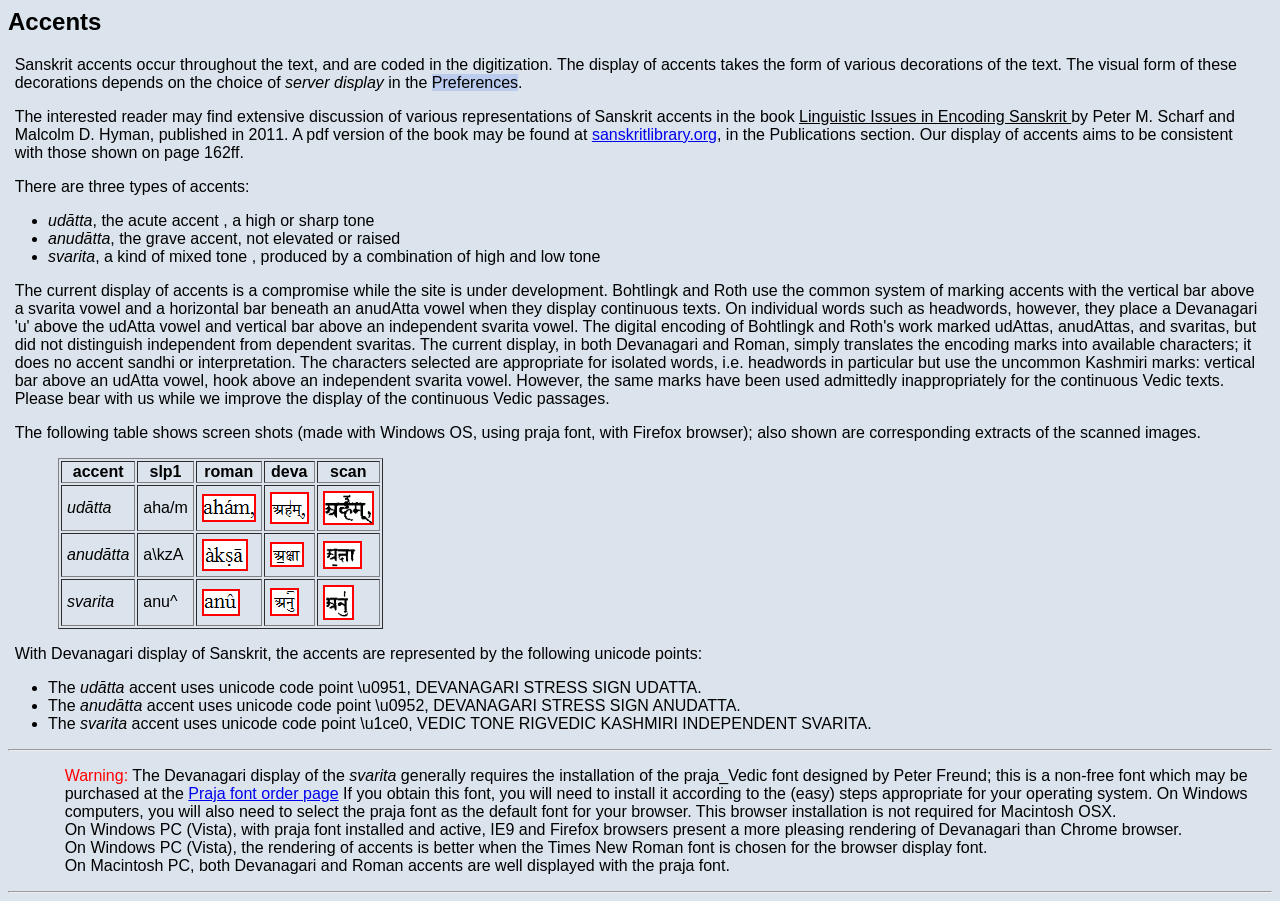
<file: vn/gra-dev/web/webtc1/help/accents.html>
<!DOCTYPE HTML PUBLIC "-//W3C//DTD HTML 4.01 Transitional//EN">
<html>
<head>
<title>2013 Help</title>
<meta http-equiv="Content-Type" content="text/html; charset=utf-8">
<script type="text/javascript"  src="help.js"> </script>
  <link rel="stylesheet" type="text/css" href="help.css" />
<style>
td { padding:5px;}
</style>
</head>
<body>


<h2>Accents</h2>
<p>Sanskrit accents occur throughout the text, and are coded in the
digitization.  The display of accents takes the form of various decorations
of the text. The visual form of these decorations depends on the 
choice of <em>server display</em> in the 
 <span class="navref">Preferences</span>.
</p>
<p> The interested reader may find extensive discussion of various 
representations of Sanskrit accents in the book
<span style="text-decoration:underline;">
Linguistic Issues in Encoding Sanskrit
</span> by Peter M. Scharf and Malcolm D. Hyman, published in 2011.
A pdf version of the book may be found at 
<a href="//sanskritlibrary.org/">sanskritlibrary.org</a>, in the
Publications section. Our display of accents aims to be consistent with those shown on page 162ff.
</p>

<p>
There are three types of accents: 
<ul>
<li><em>udātta</em>, the acute accent , a high or sharp tone </li>
<li><em>anudātta</em>, the grave accent,  not elevated or raised </li>
<li><em>svarita</em>, a kind of mixed tone , produced by a combination of high and low tone </li>
</ul>
</p>
<p>
The current display of accents is a compromise while the site is under development.  Bohtlingk and Roth use the common system of marking accents with the vertical bar above a svarita vowel and a horizontal bar beneath an anudAtta vowel when they display continuous texts.  On individual words such as headwords, however, they place a Devanagari 'u' above the udAtta vowel and vertical bar above an independent svarita vowel.  The digital encoding of Bohtlingk and Roth's work marked udAttas, anudAttas, and svaritas, but did not distinguish independent from dependent svaritas.  The current display, in both Devanagari and Roman, simply translates the encoding marks into available characters; it does no accent sandhi or interpretation.  The characters selected are appropriate for isolated words, i.e. headwords in particular but use the uncommon Kashmiri marks: vertical bar above an udAtta vowel, hook above an independent svarita vowel.  However, the same marks have been used admittedly inappropriately for the continuous Vedic texts.  Please bear with us while we improve the display of the continuous Vedic passages.
</p>
<p>The following table shows screen shots (made with Windows OS, using praja
font, with Firefox browser); also shown are corresponding extracts of the scanned
images.
</p>
<table border="1" style="margin-left:50px;" >
<tr>
<th>accent</th><th>slp1</th> <th>roman</th> <th>deva</th> <th>scan</th>
</tr>
<tr>
<td><em>udātta</em></td>
<td>aha/m</td>
<td><img src="images/udatta_roman.PNG"/></td>
<td><img src="images/udatta_deva.PNG"/></td>
<td><img src="images/udatta_scan.PNG"/></td>
</tr>

<tr>
<td><em>anudātta</em></td>
<td>a\kzA</td>
<td><img src="images/anudatta_roman.PNG"/></td>
<td><img src="images/anudatta_deva.PNG"/></td>
<td><img src="images/anudatta_scan.PNG"/></td>
</tr>

<tr>
<td><em>svarita</em></td>
<td>anu^</td>
<td><img src="images/svarita_roman.PNG"/></td>
<td><img src="images/svarita_deva.PNG"/></td>
<td><img src="images/svarita_scan.PNG"/></td>
</tr>
</table>

<p>With Devanagari display of Sanskrit, the accents are represented by the
following unicode points:
<ul>
<li> The <em>udātta</em> accent uses unicode code point \u0951, DEVANAGARI STRESS SIGN UDATTA.
</li>
<li>The  <em>anudātta</em> accent uses unicode code point \u0952, DEVANAGARI STRESS SIGN ANUDATTA.
</li>
<li> The <em>svarita</em> accent uses unicode code point \u1ce0, VEDIC TONE RIGVEDIC KASHMIRI INDEPENDENT SVARITA.
</li>
</ul>
</p>
<hr/>
<p style="margin-left: 50px;"><span style="color:red;">Warning:</span>  The Devanagari display of the
<em>svarita</em> generally requires the installation of the praja_Vedic font designed by Peter Freund; this is a non-free font which may be purchased at the 
<a href="https://secure.bmtmicro.com/servlets/Orders.ShoppingCart?CID=5115&PRODUCTID=51150002">Praja font order page</a>

If you obtain this
font, you will need to install it according to the (easy) steps appropriate for
your operating system.  On Windows computers, you will also need to select the
praja font as the default font for your browser. This browser installation is
not required for Macintosh OSX.
<br/>On Windows PC (Vista), with praja font installed and active, 
IE9 and Firefox browsers present a more pleasing rendering of Devanagari than Chrome browser.
<br/>On Windows PC (Vista), the rendering of accents is better when the
Times New Roman font is chosen for the browser display font.
<br/>On Macintosh PC, both Devanagari and Roman accents are well displayed
with the praja font.
</p>
<hr/>

</body>
</html>
</file>
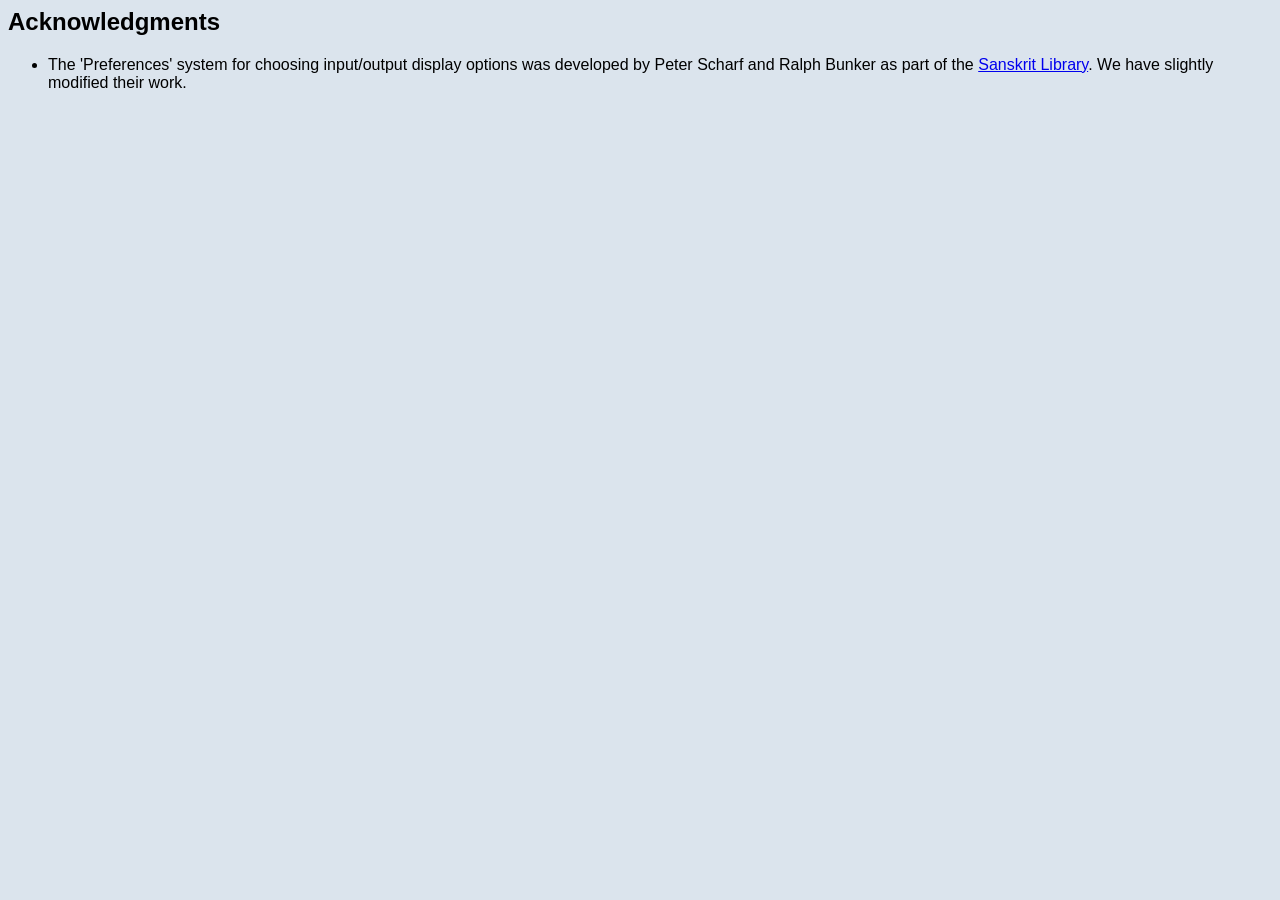
<file: vn/gra-dev/web/webtc1/help/ack.html>
<!DOCTYPE HTML PUBLIC "-//W3C//DTD HTML 4.01 Transitional//EN">
<html>
<head>
<title>2013 Help</title>
<meta http-equiv="Content-Type" content="text/html; charset=iso-8859-1">
<script type="text/javascript"  src="help.js"> </script>
  <link rel="stylesheet" type="text/css" href="help.css" />
</head>
<body>


<h2>Acknowledgments</h2>
<ul>
<!--
<li>The links to Whitney's Roots were developed using the
encoding of that book produced by Peter Scharf and Malcolm Hyman (deceased)
as part of the <a href='//www.sanskritlibrary.org/'>Sanskrit Library</a>.
<br/> They also provided the encoding of the Greek text.
</li>
-->
<li>The 'Preferences' system for choosing input/output display options was
    developed by Peter Scharf and Ralph Bunker 
    as part of the <a href='//www.sanskritlibrary.org/'>Sanskrit Library</a>.  We have slightly modified their work.
</li>
</ul>

</body>
</html>
</file>
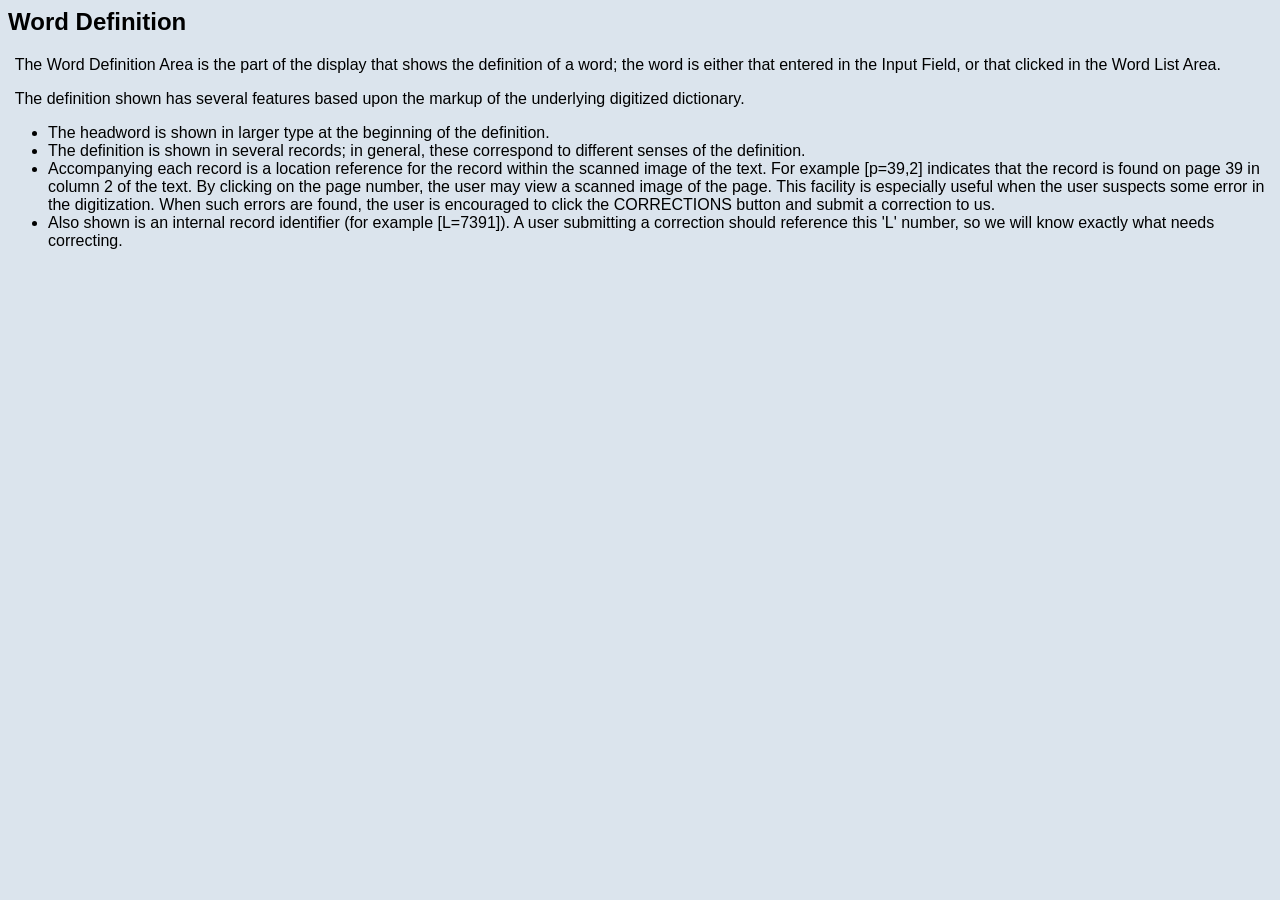
<file: vn/gra-dev/web/webtc1/help/definition.html>
<!DOCTYPE HTML PUBLIC "-//W3C//DTD HTML 4.01 Transitional//EN">
<html>
<head>
<title>2013 Help</title>
<meta http-equiv="Content-Type" content="text/html; charset=utf-8">
<script type="text/javascript"  src="help.js"> </script>
  <link rel="stylesheet" type="text/css" href="help.css" />
</head>
<body>


<h2>Word Definition</h2>
<p> The Word Definition Area is the part of the display that shows the
definition of a word; the word is either that entered in the Input Field,
or that clicked in the Word List Area.
</p>
<p>The definition shown has several features based upon the markup of the
underlying digitized dictionary.
<ul>
<li>The headword is shown in larger type at the beginning of the definition.
</li>
<li>
The definition is shown in several records; in general, these correspond to
different senses of the definition.
</li>
<li>
Accompanying each record is a location reference for the record within the
scanned image of the text. For example [p=39,2] indicates that the record
is found on page 39 in column 2 of the text.  By clicking on the page number,
the user may view a scanned image of the page.  This facility is especially
useful when the user suspects some error in the digitization.  When such
errors are found, the user is encouraged to click the CORRECTIONS button
and submit a correction to us.
<li> Also shown is an internal record identifier (for example [L=7391]).
A user submitting a correction should reference this 'L' number, so we will
know exactly what needs correcting.
</li>


</ul>
</p>
</body>
</html>
</file>
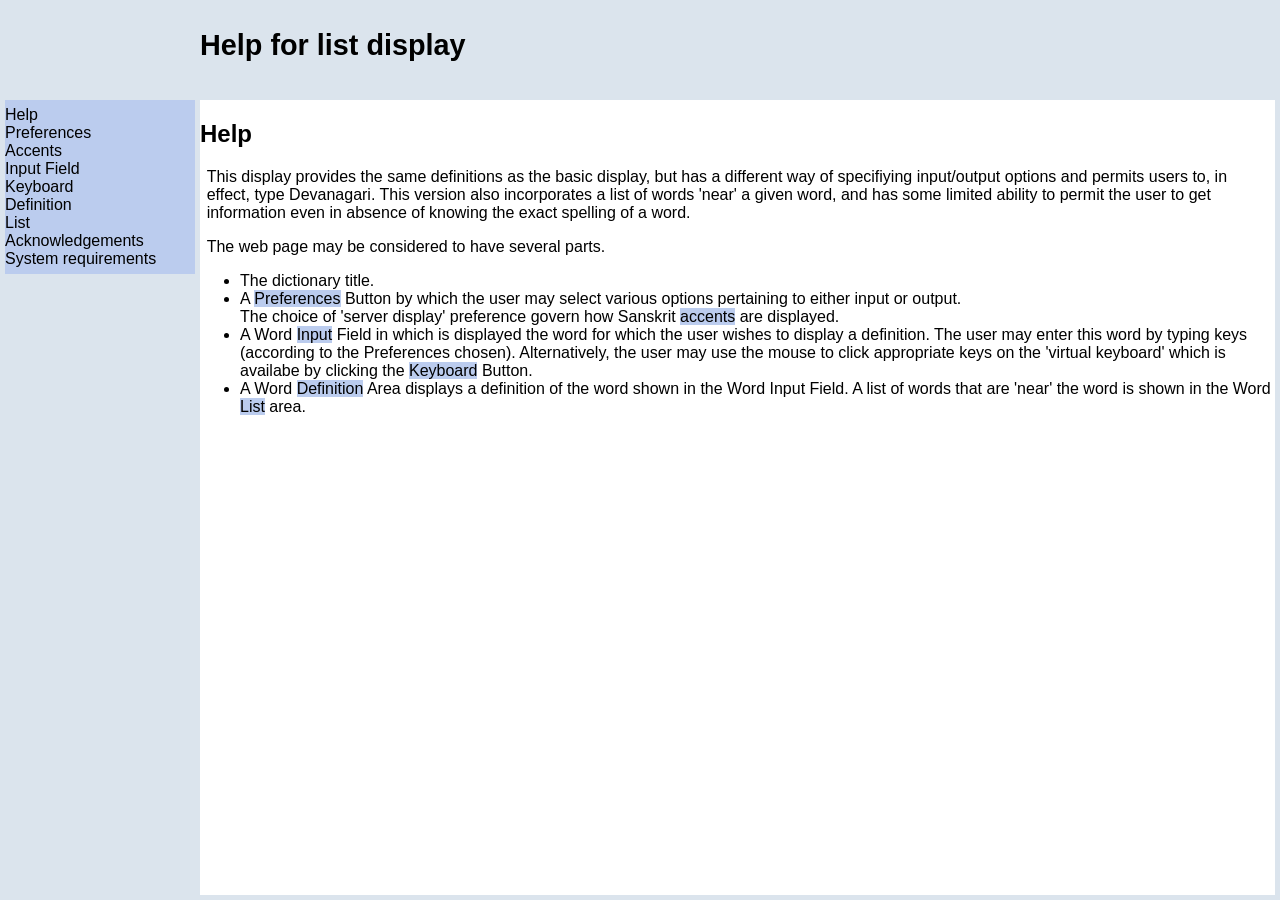
<file: vn/gra-dev/web/webtc1/help/help.html>
<!DOCTYPE HTML PUBLIC "-//W3C//DTD HTML 4.01 Transitional//EN" "//www.w3.org/TR/html4/loose.dtd">
<html>
<head>
<title>List Help</title>
<meta http-equiv="Content-Type" content="text/html; charset=iso-8859-1">
<script type="text/javascript"  src="help.js"> </script>
  <link rel="stylesheet" type="text/css" href="help.css" />
</head>
<body onload="loadFcn();">
<div id="dictid">
<h2>Help for list display</h2>

</div>
 <div id="dictnav">
 <ul class="nav"
   <li >
     <a class="nav" onclick="getPage('helpmain.html');" >Help</a>
   </li>
<!--
   <li >
     <a class="nav" onclick="getPage('links.html');" >Links</a>
   </li>
-->
   <li >
     <a class="nav" onclick="getPage('preferences.html');" >Preferences</a>
   </li>
   <li >
     <a class="nav" onclick="getPage('accents.html');" >Accents</a>
   </li>
   <li >
     <a class="nav" onclick="getPage('input.html');" >Input Field</a>
   </li>
   <li >
     <a class="nav" onclick="getPage('keyboard.html');" >Keyboard</a>
   </li>
   <li >
    <a class="nav" onclick="getPage('definition.html');" >Definition</a>
   </li>
   <li >
    <a  class="nav" onclick="getPage('list.html');" >List</a>
   </li>
   <li>
    <a class="nav" onclick="getPage('ack.html');" >Acknowledgements</a>
   </li>
   <li>
    <a class="nav" onclick="getPage('system.html');" >System requirements</a>
   </li>
 </ul>
 </div>
<div id="disp">
</div>

<!-- hhmts end -->
</body>
</html>
</file>
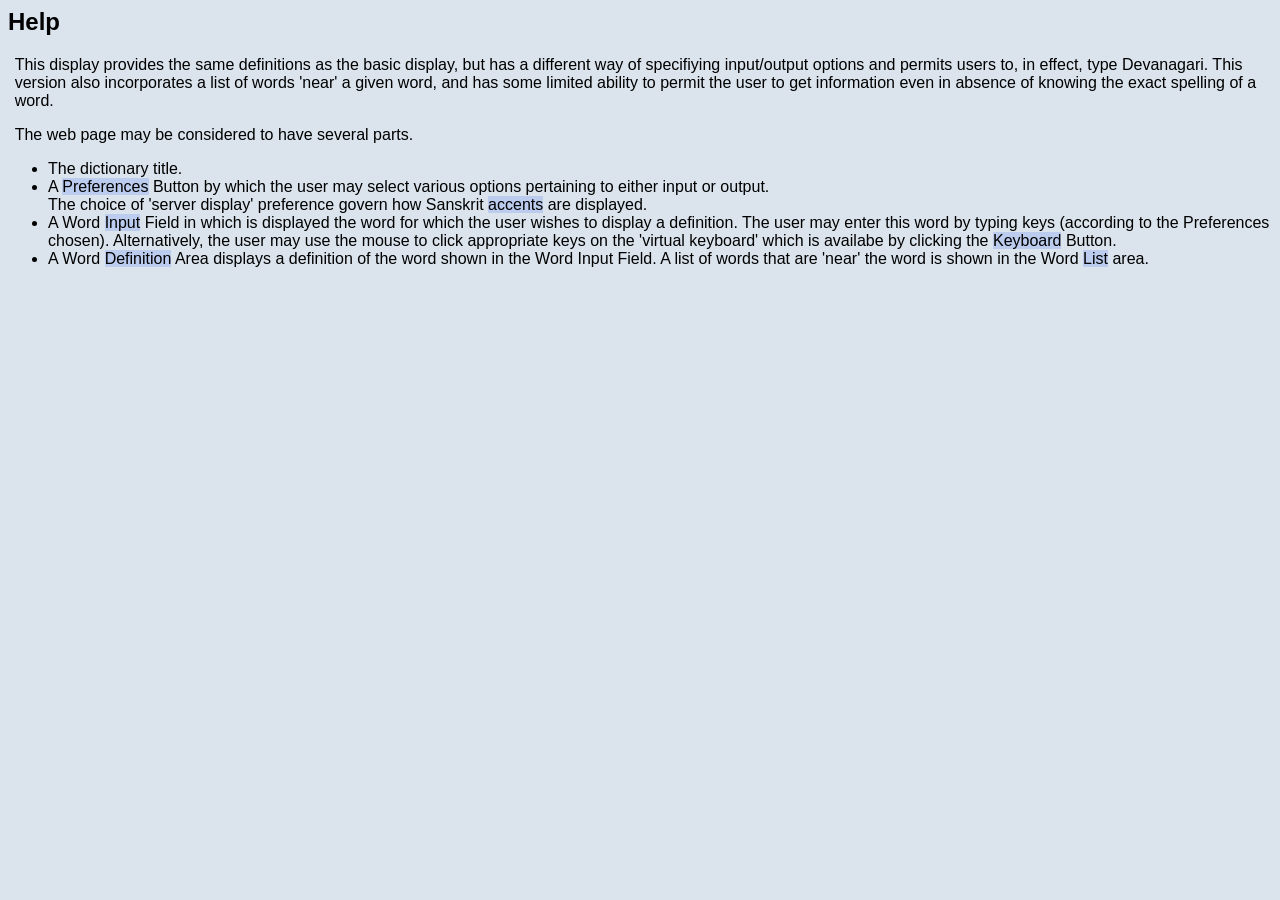
<file: vn/gra-dev/web/webtc1/help/helpmain.html>
<!DOCTYPE HTML PUBLIC "-//W3C//DTD HTML 4.01 Transitional//EN">
<html>
<head>
<title>2013 Help</title>
<meta http-equiv="Content-Type" content="text/html; charset=iso-8859-1">
<script type="text/javascript"  src="help.js"> </script>
  <link rel="stylesheet" type="text/css" href="help.css" />
</head>
<body>

<h2>Help</h2>

<p>This display provides the same definitions as the basic display,
   but  has a different way of
   specifiying input/output options and permits users to, in effect, 
   type Devanagari.  This version also incorporates a list of words 'near'
   a given word, and has some limited ability to permit the user to get 
   information even in absence of knowing the exact spelling of a word.
</p>
<p>

<p>The web page may be considered to have several parts.
<ul>
<li>
The dictionary title.
</li>
<!--
<li> A row of <span class="navref">Links</span> to elsewhere on the Cologne Sanskrit-Lexicon website.
</li>
-->
<li> A <span class="navref">Preferences</span> Button by which the user may
 select various options pertaining to either input or output.
<br/> The choice of 'server display' preference govern how Sanskrit 
<span class="navref">accents</span> are displayed.
</li>

<li>A Word <span class="navref">Input</span> Field in which is displayed the word for
which the user wishes to display a definition.  The user may enter this word
 by typing keys (according to the Preferences chosen). Alternatively,
the user may use the mouse to click appropriate keys on the 'virtual keyboard'
which is availabe by clicking the <span class="navref">Keyboard</span> Button.
</li>
<li> A Word <span class="navref">Definition</span> Area displays a
definition of the word shown in the  Word Input Field. A list of words
that are 'near' the word is shown in the Word <span class="navref">List</span> area.
</li>
</ul>
</p>

<p >
<div style="font-size:smaller;position:relative; top:60px; padding:5px"
Last modified: May 28, 2013
<!-- hhmts end -->
</div>
</p>
</body>
</html>
</file>
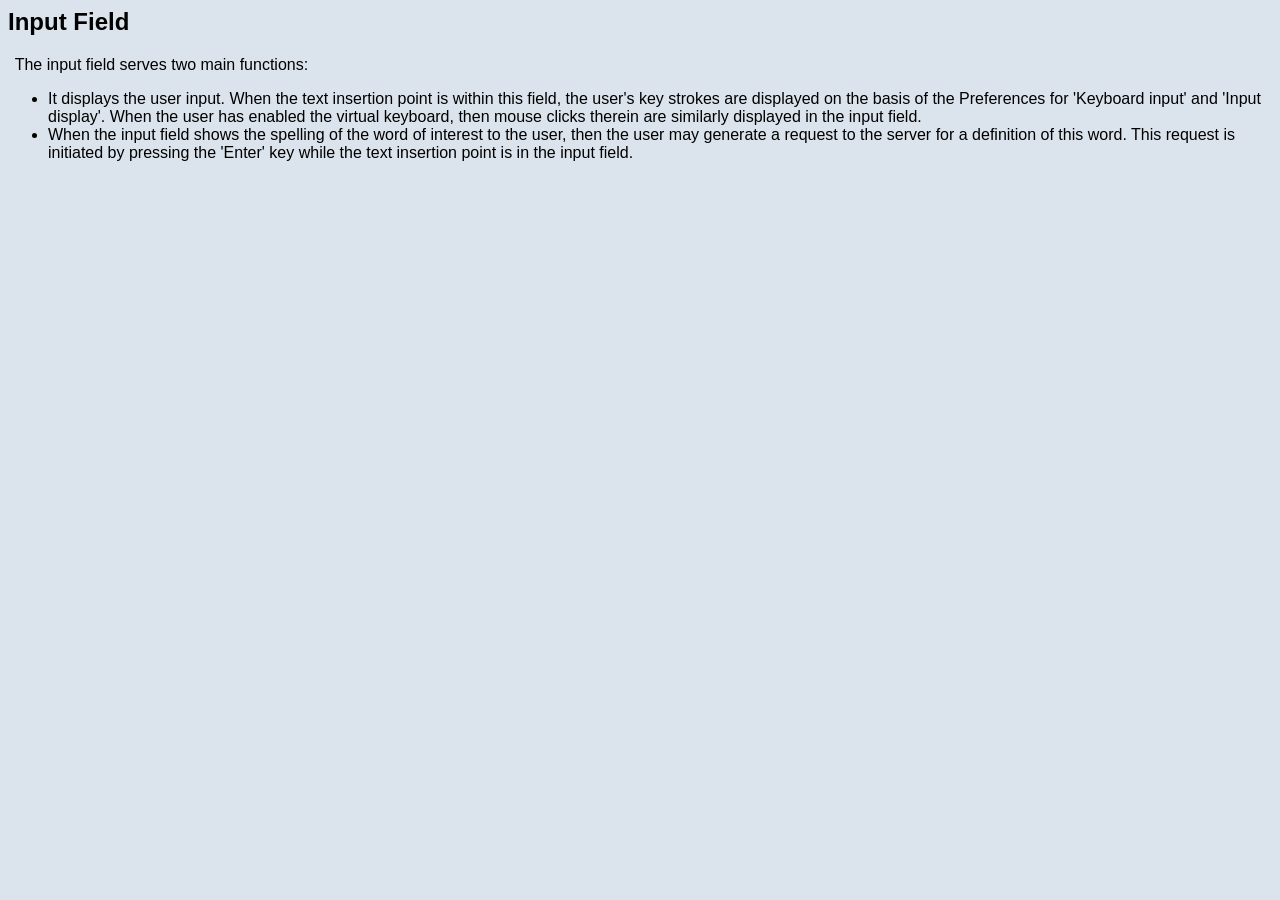
<file: vn/gra-dev/web/webtc1/help/input.html>
<!DOCTYPE HTML PUBLIC "-//W3C//DTD HTML 4.01 Transitional//EN">
<html>
<head>
<title>MW 2011 Help</title>
<meta http-equiv="Content-Type" content="text/html; charset=iso-8859-1">
<script type="text/javascript"  src="help.js"> </script>
  <link rel="stylesheet" type="text/css" href="help.css" />
</head>
<body>


<h2>Input Field</h2>
<p> The input field serves two main functions:
<ul>
<li>It displays the user  input.  When the text insertion point
is within this field, the user's key strokes are displayed on the
basis of the Preferences for 'Keyboard input' and 'Input display'.
When the user has enabled the virtual keyboard, then mouse clicks therein
are similarly displayed in the input field.
</li>
<li>
When the input field shows the spelling of the word of interest to the user,
then the user may generate a request to the server for a definition of this
word.  This request is initiated by pressing the 'Enter' key while the
text insertion point is in the input field. 
</li>
</ul>
</p>


</body>
</html>
</file>
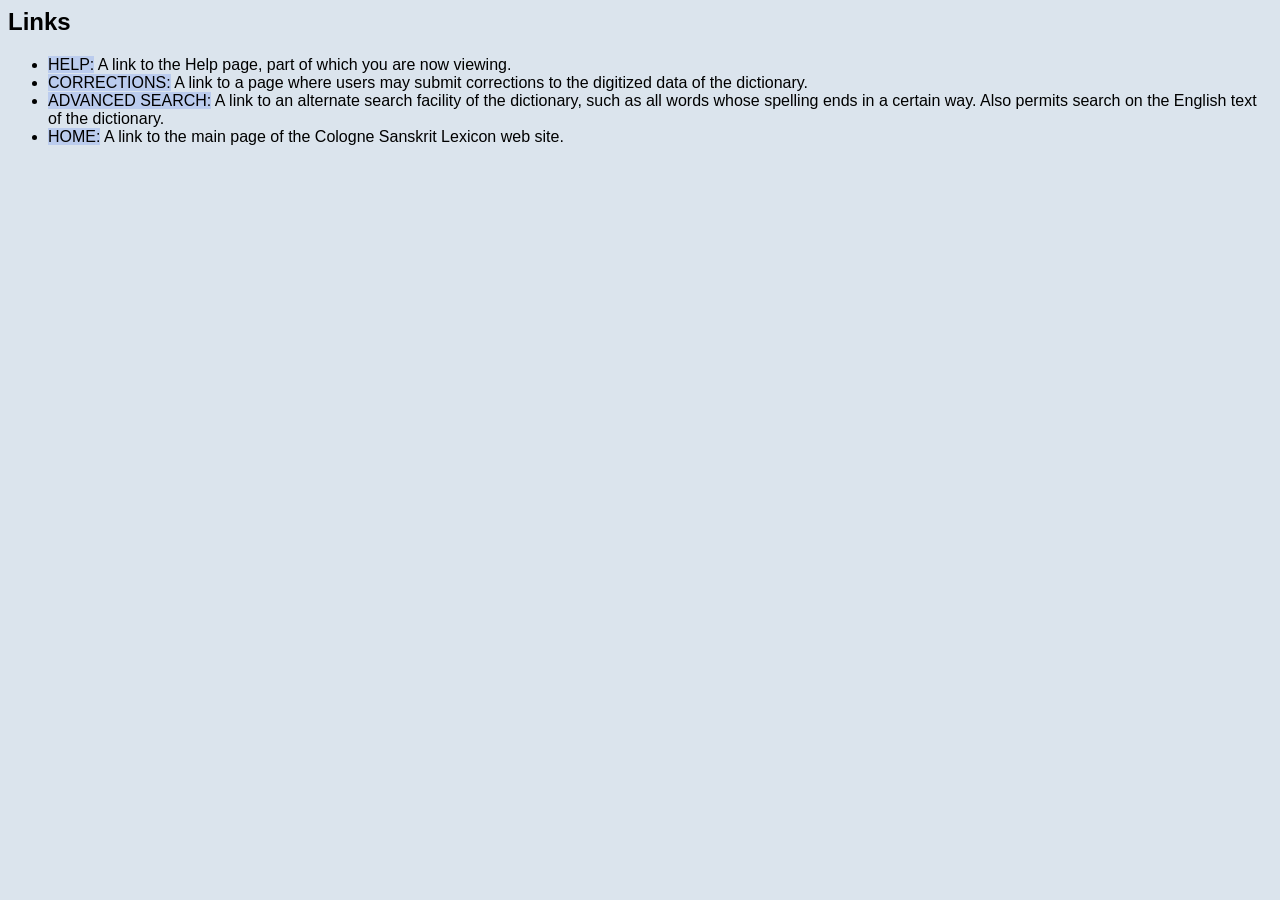
<file: vn/gra-dev/web/webtc1/help/links.html>
<!DOCTYPE HTML PUBLIC "-//W3C//DTD HTML 4.01 Transitional//EN">
<html>
<head>
<title>MW 2011 Help</title>
<meta http-equiv="Content-Type" content="text/html; charset=iso-8859-1">
<script type="text/javascript"  src="help.js"> </script>
  <link rel="stylesheet" type="text/css" href="help.css" />
</head>
<body>


<h2>Links</h2>
<ul>
<li><span class="navref">HELP:</span> A link to the Help page, part of which
  you are now viewing.
</li>
<li><span class="navref">CORRECTIONS:</span> A link to a page where users
 may submit corrections to the digitized data of the dictionary.
</li>
<li><span class="navref">ADVANCED SEARCH:</span> A link to an alternate
 search facility of the dictionary, such as all words whose spelling ends
 in a certain way. Also permits search on the English text of the dictionary.
</li>
<li><span class="navref">HOME:</span> A link to the main page of the
 Cologne Sanskrit Lexicon web site.
</li>

</ul>

</body>
</html>
</file>
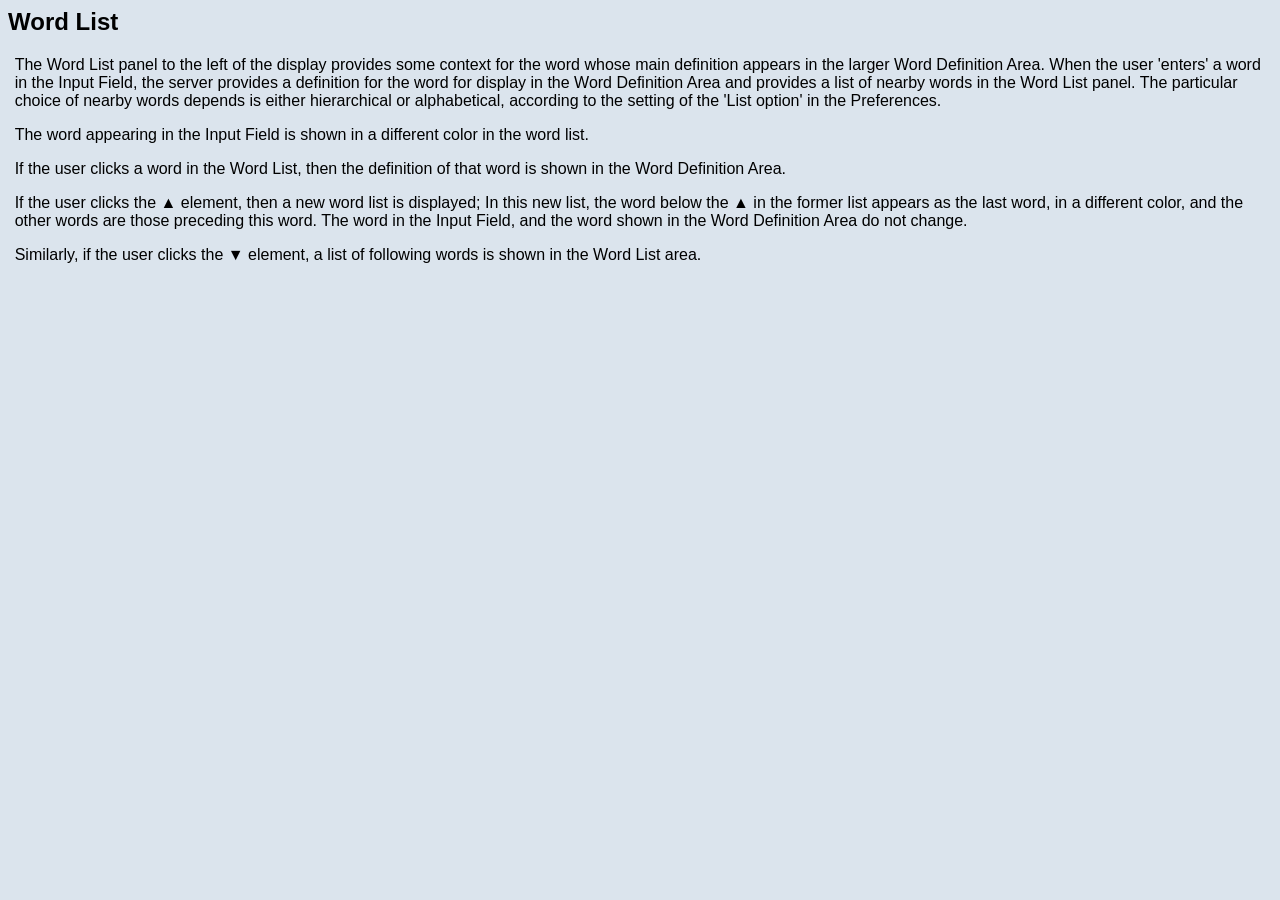
<file: vn/gra-dev/web/webtc1/help/list.html>
<!DOCTYPE HTML PUBLIC "-//W3C//DTD HTML 4.01 Transitional//EN">
<html>
<head>
<title>MW 2011 Help</title>
<meta http-equiv="Content-Type" content="text/html; charset=iso-8859-1">
<script type="text/javascript"  src="help.js"> </script>
  <link rel="stylesheet" type="text/css" href="help.css" />
</head>
<body>


<h2>Word List</h2>

<p> The Word List panel to the left of the display provides some context
 for the word whose main definition appears in the larger Word Definition Area.
When the user 'enters' a word in the Input Field, the server provides a
definition for the word for display in the Word Definition Area and
provides a list of nearby words in the Word List panel. The particular
choice of nearby words depends is either hierarchical or alphabetical,
according to the setting of the 'List option' in the Preferences.
</p>
<p> The word appearing in the Input Field is shown in a different color in
the word list.
</p>
<p> If the user clicks a word in the Word List, then the definition of that
word is shown in the Word Definition Area.
</p>
<p> If the user clicks the &#x25B2; element, then a new word list is displayed;
In this new list, the word below the &#x25B2; in the former list appears as
the last word, in a different color, and the other words are those preceding
this word.  The word in the Input Field, and the word shown in the Word 
Definition Area do not change.
</p>
<p>Similarly, if the user clicks the &#x25BC; element, a list of following 
words is shown in the Word List area.
</p>
</body>
</html>
</file>
<file: vn/gra-dev/web/webtc/main.css>
body {
	color: black; background-color: #DBE4ED;
	font-size: 12pt;
}
td {line-height: 130%;}
.greek {
 font-family: Gentium, Palatino Linotype, Arial Unicode MS;
 font-size: 12pt;
}
.g {font-size:smaller;font-style:italic;}
.lang {font-size:smaller;font-style:italic;}
.hrefdata,.lnum {
 font-size:smaller;
 background-color:rgb(240,240,240);
}
.sdata {color:teal;}
.sdatadeva {color:teal;font-size:larger;}
.asdata {color:blue;font-size:larger;}
.pb {font-size:smaller; }
.hom {color:red;}
.footnote {font-size:smaller;}
.ls {
color:gray; 
font-size:10pt; /*smaller;*/
}
.gram {font-weight:bold;}
.divm {font-weight:bold;}
.wide {font-stretch:wider;}

p {
	padding-left: 15pt;
	padding-right: 15pt;
}

table.display {
  width: 100%;
  margin-left:     5px;
  margin-right:    5px;
  margin-top: 10px;
 max-width:600px;
 text-align:justify;
 margin-right:10px;

}

td, th {
  padding:         5px;
  text-align:      left;
}
td.display {
 /* font-weight: normal; */
}
plex {
	color: black;
	background-color: #36648b;
	/*font-family: verdana,arial,helvetica,sansserif; */ /*Dec 5, 2013*/
	font-size: 12pt;
}

h1 {
	font-size: 24pt;
}

h2 {
	font-size: 20pt;
	padding-left: 15pt;
	padding-top: 20pt;
}

h3 {
	font-size: 18pt;
	padding-left: 30pt;
	padding-top: 20pt;
}

a:link {
        color: black;
	/* color: #00008b; */
}

a:visited {
	color: #36648b;
}

a:active {
	color: #4876ff;
}
a:hover {
	background-color: #ffffcc;
	color: #000033;
}
#CologneBasic .cssshade {
 background-color:#EAEAEA; /* light gray */
}
#disp {
 position:absolute;
 background-color: white;
 left: 1%;
 /*width: 98%; 11-23-2020 */
 right: 5px;
 height: 400px;
 overflow-y:auto;overflow-x:hidden;
}
.dotunder {
  border-bottom: 1px dotted #000;  
}
</file>
<file: vn/gra-dev/web/webtc2/main.css>
/* selectors in both webtc2 and webtc with new values in webtc2 */
a:hover {
	background-color: #ffffcc;
	color: #000033;
	cursor:pointer;
}
h1 {
  color:           #cc6600;
  border-top:   thin dotted #888888;
  font-size:       1.7em;
}

h2 {
  font-size:       1.3em;
}
body {
  font-family:     Verdana, Geneva, Arial, sans-serif;
  font-size:       small;
  text-align:      center;
}
/*
th {
  text-align:      left;
  background-color: #DBE4ED; 
}
*/
#disp {
 position:absolute;
 background-color: white;
 left: 1%;
 height: 400px;
 width: 29%;
 overflow: auto;
 border: solid;
}

/* selectors for webtc2 not in webtc */
p.words {
text-align: left;
}
a.words {
 color: blue;
font-size: larger; 
font-family: arial,helvetica,verdana,sansserif;
}
table {
  width: 100%;
  margin-left:     5px;
  margin-right:    5px;
  margin-top: 0px;
  font-size:       larger;
}

li.display {
margin-left: 5px;
}
td.ready {
/* font-size: ; */
 font-weight: normal;
 font-style: italic;
}
.hk {
 font-size: 100%;
}
.hklarge {
 font-size: 150%;
}
span.abbr {
 color: #339933;
 text-decoration: underline;
}
span.abbr:hover {color: #FF00FF} 

span.hk {
 color:blue;
 }
span.hklarge {
 color:blue;
 }
span.q {
  color: #333333;
}
span.entity {
 color: red;
}
span.see {
 font-weight: bolder;
 font-style: italic;
}
span.sense {
 font-weight: bolder;
}
span.datakey {
 font-weight: bolder;
}
p.tabkey {
 font-weight: bolder;
 font-size : larger;
}
span.pb {
 font-size : smaller;
}
.container {
 width: 800px;
}

#headtitle {
 font-size: normal;
 font-weight: bolder;
}
#updbutton {
 background-color: red;
}
#data {
 position:absolute;
 left: 31%;
 width: 68%;
 background-color: white;
 overflow: auto;
 height: 400px;
 border: solid;
}
#ansdiv {
 position:absolute;
 left: 1%;
 width: 99%;
 background-color: white;
 overflow: auto;
 height: 400px;
 border: solid;
}
#querydiv {
  background-color: #DBE4ED; 
}
th.display {
 font-size: larger;
}
li.display {
 font-size: larger;
}

#navbtns {
  position:absolute;
  left: 1%;
  width: 48%;
  height: 50px;
}
</file>
<file: vn/gra-dev/web/webtc1/help/help.css>
body {
	color: black; background-color: #DBE4ED;
	font-family: verdana,arial,helvetica,sansserif;
	font-size: 12pt;
}

#dictid {
  position:absolute;
  top: 5px;
  left: 200px;
  right: 5px;
  height: 95px;
  font-size: larger;
}
#dictnav {
  position:absolute;
  left: 5px;top:100px; width:190px;
  background-color:#BBCCEE;
}

#disp {
  position:absolute;
 top:100px; left: 200px;right: 5px; bottom: 5px;
 /* height: 500px;*/
 background-color: white;
 overflow: auto;
}

ul.nav
{
list-style-type:none;
margin:0;
padding:0;
padding-top:6px;
padding-bottom:6px;
}
li.nav
{
display:inline;
margin:0;
}


a.nav 
{
 display:block;
/* width: 100px; */
/* background-color:#dddddd; */
cursor: pointer;
}
a.nav:hover {
 background-color: white;
}
.navref {
text-decoration:none;
/*text-transform:uppercase; */
 background-color:#BBCCEE; /*#dddddd;*/
}

p {
	padding-left: 5pt;
	padding-right: 5pt;
}
</file>
